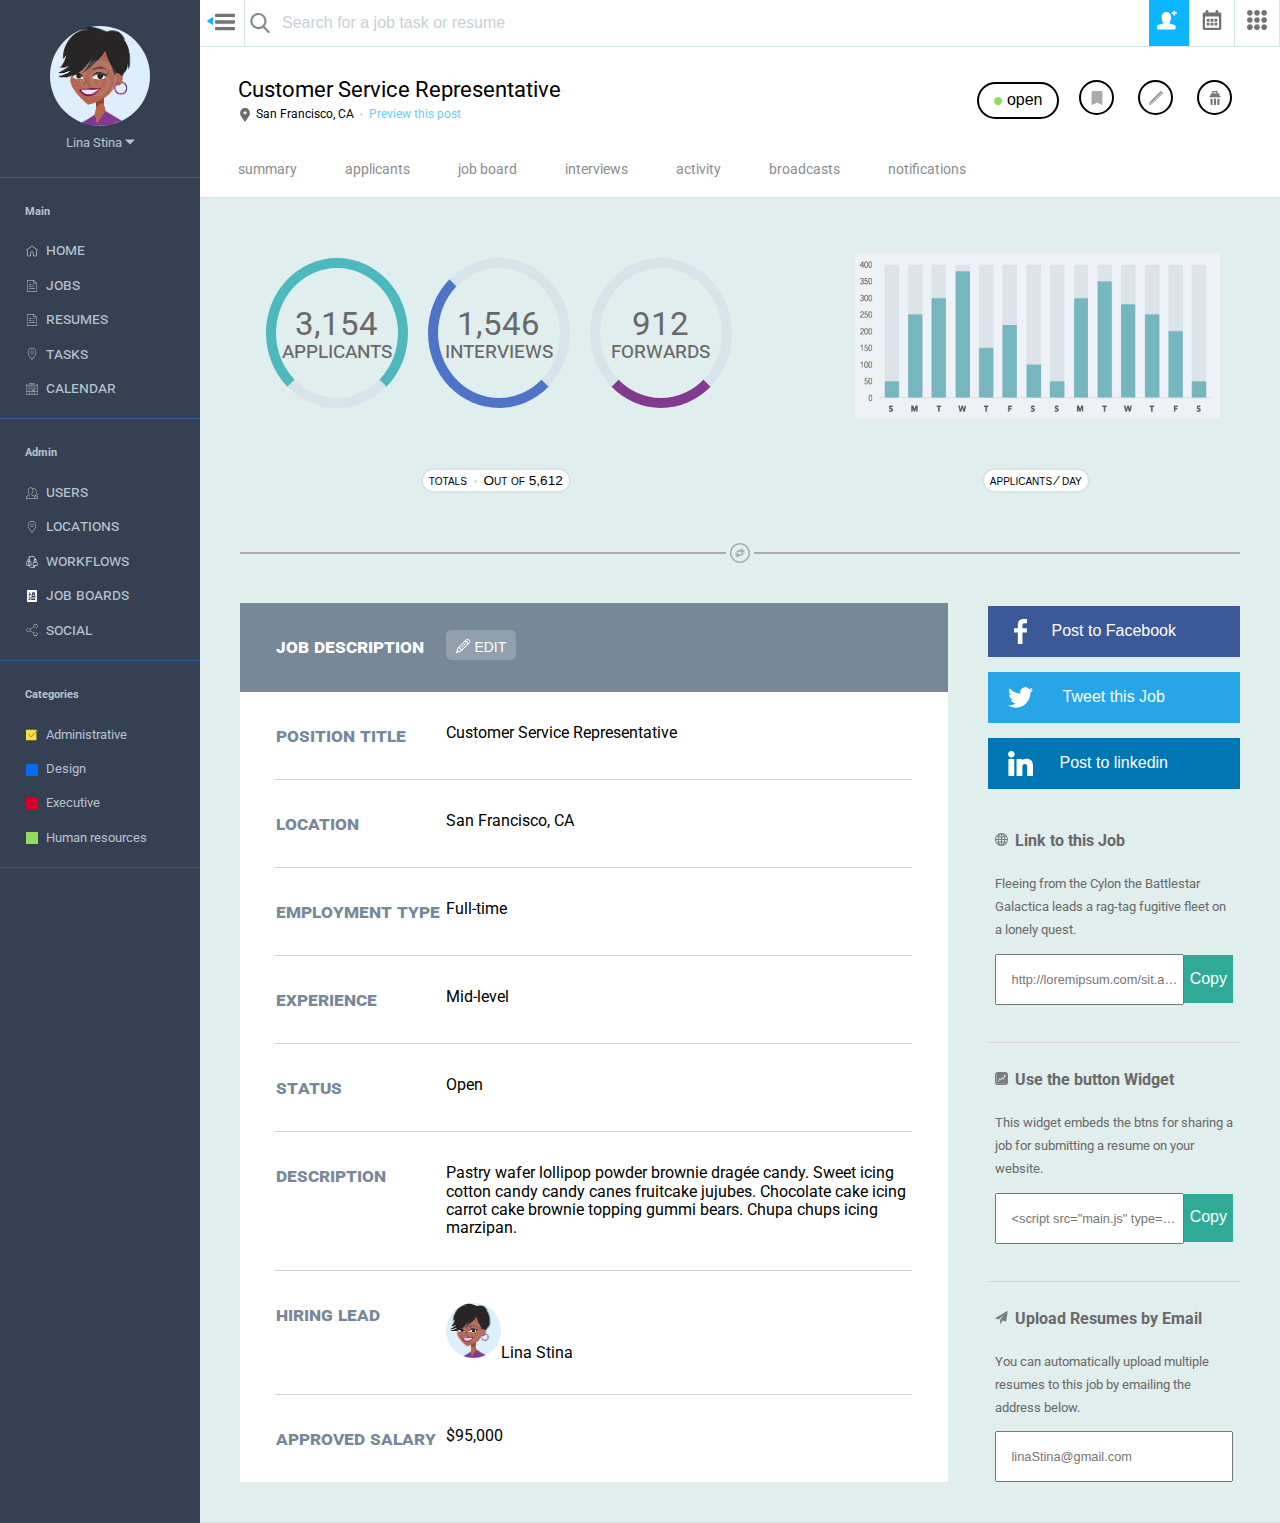
<file: index.html>
<!Doctype html>
<head>
  <title>KG Static Comp 3</title>
  <meta charset="utf-8" />
  <meta name="viewport" content="width=device-width, initial-scale=1" />
  <link href="normalize.css" rel="stylesheet" type="text/css" />
  <link href="main.css" rel="stylesheet" type="text/css" />
  <link href="https://fonts.googleapis.com/css?family=Roboto:400,700" rel="stylesheet">
</head>
<body id="wrapper">
    <aside>
      <section id="avatar-section">
        <figure>
          <img src="images/avatar.jpeg" class="lg-avatar" alt="avatar image" />
          <figcaption>Lina Stina<a id="avatar-link" href="#"><img src="images/down-arrow.svg" class="x-sm-icon"></a>
          </figcaption>
        </figure>
      </section><!--End Avatar Section-->
        <div id="aside-section1" class="aside-category-links">
          <h4>Main</h4>
          <ul>
            <li>
              <a href="#" class="aside-link"><img class="all-aside-icons" src="images/home.svg" alt="home icon">home</a>
            </li>
            <li>
              <a href="#" class="aside-link"><img class="all-aside-icons" src="images/jobs.svg" alt="jobs icon">jobs</a>
            </li>
            <li>
              <a href="#" class="aside-link"><img class="all-aside-icons" src="images/jobs.svg" alt="resumes icon">resumes</a>
            </li>
            <li>
              <a href="#" class="aside-link"><img class="all-aside-icons" src="images/ice-blue-task.svg" alt="task icon">tasks</a>
            </li>
            <li>
              <a href="#" class="aside-link"><img class="all-aside-icons" src="images/calendar.svg" alt="calendar icon">calendar</a>
            </li>
          </ul>
        </div>
        <div id="aside-section2" class="aside-category-links">
          <h4>Admin</h4>
          <ul>
            <li>
              <a href="#" class="aside-link"><img class="all-aside-icons" src="images/users.svg" alt="user icon" align="bottom">users</a>
            </li>
            <li>
              <a href="#" class="aside-link"><img class="all-aside-icons" src="images/ice-blue-task.svg" alt="location icon">locations</a>
            </li>
            <li>
              <a href="#" class="aside-link"><img class="all-aside-icons" src="images/workflow.svg" alt="workflow icon">workflows</a>
            </li>
            <li>
              <a href="#" class="aside-link"><img class="all-aside-icons" src="images/job-board.svg" alt="job board icon">job boards</a>
            </li>
            <li>
              <a href="#" class="aside-link"><img class="all-aside-icons aside-social" src="images/social.svg" alt="social icon">social</a>
            </li>
          </ul>
        </div>
        <div id="aside-section3" class="aside-category-links">
          <h4>Categories</h4>
          <ul>
            <li>
              <a href="#" class="aside-reg-caps"><img class="all-aside-icons" src="images/yellow-sq.svg" alt="yellow square">Administrative</a>
            </li>
            <li>
              <a href="#" class="aside-reg-caps"><img class="all-aside-icons" src="images/blue-sq.svg" alt="blue square">Design</a>
            </li>
            <li>
              <a href="#" class="aside-reg-caps"><img class="all-aside-icons" src="images/red-sq.svg" alt="red square">Executive</a>
            </li>
            <li>
              <a href="#" class="aside-reg-caps"><img class="all-aside-icons" src="images/green-sq.svg" alt="green square">Human resources</a>
            </li>
          </ul>
        </div>
    </aside>
    <main>
      <nav id="primary-nav">
        <div class="all-primary-nav-boxes primary-nav-box1" role="contains blue arrow to indicate more">
          <a href="#"><img src="images/blue-triangle.svg" alt="blue triangle indicating more" class="blue-arrow-indicating-more"/></a>
          <a href="#"><svg xmlns="http://www.w3.org/2000/svg" xmlns:xlink="http://www.w3.org/1999/xlink" version="1.1" viewBox="0 0 24 24" enable-background="new 0 0 24 24" width="20px" height="20px">
            <g>
              <path d="M24,3c0-0.6-0.4-1-1-1H1C0.4,2,0,2.4,0,3v2c0,0.6,0.4,1,1,1h22c0.6,0,1-0.4,1-1V3z" fill="#737373" class="svg-hover"/>
              <path d="M24,11c0-0.6-0.4-1-1-1H1c-0.6,0-1,0.4-1,1v2c0,0.6,0.4,1,1,1h22c0.6,0,1-0.4,1-1V11z" fill="#737373" class="svg-hover"/>
              <path d="M24,19c0-0.6-0.4-1-1-1H1c-0.6,0-1,0.4-1,1v2c0,0.6,0.4,1,1,1h22c0.6,0,1-0.4,1-1V19z" fill="#737373" class="svg-hover"/>
            </g>
          </svg>
          </a>
        </div>
        <div class="all-primary-nav-boxes primary-nav-box2" role="search field">
          <input class="nav-input-field" type="text" placeholder="Search for a job task or resume" />
        </div>
        <div class="all-primary-nav-boxes primary-nav-box3" role="main-nav">
          <?xml version="1.0" encoding="iso-8859-1"?>
          <!-- Generator: Adobe Illustrator 16.0.0, SVG Export Plug-In . SVG Version: 6.00 Build 0)  -->
          <!DOCTYPE svg PUBLIC "-//W3C//DTD SVG 1.1//EN" "http://www.w3.org/Graphics/SVG/1.1/DTD/svg11.dtd">
        <a href="#"><svg xmlns="http://www.w3.org/2000/svg" xmlns:xlink="http://www.w3.org/1999/xlink" version="1.1" id="Capa_1" x="0px" y="0px" width="20px" height="20px" viewBox="0 0 37.644 37.644" style="enable-background:new 0 0 37.644 37.644;" xml:space="preserve">
          <g>
          	<path d="M37.644,5.957c0,0.829-0.672,1.5-1.5,1.5h-2.118v2.119c0,0.829-0.672,1.5-1.5,1.5s-1.5-0.671-1.5-1.5V7.457h-2.119   c-0.828,0-1.5-0.671-1.5-1.5c0-0.829,0.672-1.5,1.5-1.5h2.119V2.339c0-0.829,0.672-1.5,1.5-1.5s1.5,0.671,1.5,1.5v2.118h2.118   C36.972,4.457,37.644,5.129,37.644,5.957z M33.246,28.093l-10.557-3.299c2.28-2.717,3.668-7.024,3.668-11.055   C26.357,7.64,22.88,3.7,17.502,3.7c-5.38,0-8.857,3.94-8.857,10.039c0,4.03,1.387,8.338,3.669,11.055L1.756,28.093   C0.711,28.419,0,29.384,0,30.48v3.824c0,1.383,1.119,2.5,2.5,2.5h30.002c1.381,0,2.5-1.117,2.5-2.5V30.48   C35.002,29.386,34.291,28.42,33.246,28.093z" fill="#FFFFFF" class="svg-hover"/>
          </g>
          </svg>
        </a>
        </div>
        <div class="all-primary-nav-boxes primary-nav-box4" role="main-nav">
          <a href="#"><?xml version="1.0" encoding="iso-8859-1"?>
          <!-- Generator: Adobe Illustrator 16.0.0, SVG Export Plug-In . SVG Version: 6.00 Build 0)  -->
          <!DOCTYPE svg PUBLIC "-//W3C//DTD SVG 1.1//EN" "http://www.w3.org/Graphics/SVG/1.1/DTD/svg11.dtd">
          <svg xmlns="http://www.w3.org/2000/svg" xmlns:xlink="http://www.w3.org/1999/xlink" version="1.1" id="Capa_1" x="0px" y="0px" width="20px" height="20px" viewBox="0 0 361.77 361.77" style="enable-background:new 0 0 361.77 361.77;" xml:space="preserve">
          <g>
          	<g>
          		<g>
          			<path d="M323.885,43.77h-27.5V25c0-13.807-11.193-25-25-25h-1c-13.807,0-25,11.193-25,25v18.77h-129V25c0-13.807-11.193-25-25-25     h-1c-13.807,0-25,11.193-25,25v18.77h-27.5c-13.807,0-25,11.193-25,25v268c0,13.809,11.193,25,25,25h286     c13.807,0,25-11.191,25-25v-268C348.885,54.963,337.691,43.77,323.885,43.77z M306.885,322.27h-252v-203h252V322.27z" fill="#737373" class="svg-hover"/>
          			<path d="M89.136,211.134h43.498c2.209,0,4-1.791,4-4v-43.498c0-2.209-1.791-4-4-4H89.136c-2.209,0-4,1.791-4,4v43.498     C85.136,209.343,86.927,211.134,89.136,211.134z" fill="#737373" class="svg-hover"/>
          			<path d="M159.136,211.134h43.498c2.209,0,4-1.791,4-4v-43.498c0-2.209-1.791-4-4-4h-43.498c-2.209,0-4,1.791-4,4v43.498     C155.136,209.343,156.927,211.134,159.136,211.134z" fill="#737373" class="svg-hover"/>
          			<path d="M229.136,211.134h43.498c2.209,0,4-1.791,4-4v-43.498c0-2.209-1.791-4-4-4h-43.498c-2.209,0-4,1.791-4,4v43.498     C225.136,209.343,226.927,211.134,229.136,211.134z" fill="#737373" class="svg-hover"/>
          			<path d="M89.136,281.134h43.498c2.209,0,4-1.791,4-4v-43.498c0-2.209-1.791-4-4-4H89.136c-2.209,0-4,1.791-4,4v43.498     C85.136,279.343,86.927,281.134,89.136,281.134z" fill="#737373" class="svg-hover"/>
          			<path d="M159.136,281.134h43.498c2.209,0,4-1.791,4-4v-43.498c0-2.209-1.791-4-4-4h-43.498c-2.209,0-4,1.791-4,4v43.498     C155.136,279.343,156.927,281.134,159.136,281.134z" fill="#737373" class="svg-hover"/>
          			<path d="M229.136,281.134h43.498c2.209,0,4-1.791,4-4v-43.498c0-2.209-1.791-4-4-4h-43.498c-2.209,0-4,1.791-4,4v43.498     C225.136,279.343,226.927,281.134,229.136,281.134z" fill="#737373" class="svg-hover"/>
          		</g>
          	</g>
          </g>
        </svg>
        </a>
        </div>
        <div class="all-primary-nav-boxes primary-nav-box5" role="main-nav">
          <a href="#"><?xml version="1.0" encoding="iso-8859-1"?>
          <!-- Generator: Adobe Illustrator 19.0.0, SVG Export Plug-In . SVG Version: 6.00 Build 0)  -->
          <svg xmlns="http://www.w3.org/2000/svg" xmlns:xlink="http://www.w3.org/1999/xlink" version="1.1" id="Capa_1" x="0px" y="0px" viewBox="0 0 56 56" style="enable-background:new 0 0 56 56;" xml:space="preserve" width="20px" height="20px">
          <g>
          	<path d="M8,40c-4.411,0-8,3.589-8,8s3.589,8,8,8s8-3.589,8-8S12.411,40,8,40z" fill="#737373" class="svg-hover"/>
          	<path d="M28,40c-4.411,0-8,3.589-8,8s3.589,8,8,8s8-3.589,8-8S32.411,40,28,40z" fill="#737373" class="svg-hover"/>
          	<path d="M48,40c-4.411,0-8,3.589-8,8s3.589,8,8,8s8-3.589,8-8S52.411,40,48,40z" fill="#737373" class="svg-hover"/>
          	<path d="M8,20c-4.411,0-8,3.589-8,8s3.589,8,8,8s8-3.589,8-8S12.411,20,8,20z" fill="#737373" class="svg-hover"/>
          	<path d="M28,20c-4.411,0-8,3.589-8,8s3.589,8,8,8s8-3.589,8-8S32.411,20,28,20z" fill="#737373" class="svg-hover"/>
          	<path d="M48,20c-4.411,0-8,3.589-8,8s3.589,8,8,8s8-3.589,8-8S52.411,20,48,20z" fill="#737373" class="svg-hover"/>
          	<path d="M8,0C3.589,0,0,3.589,0,8s3.589,8,8,8s8-3.589,8-8S12.411,0,8,0z" fill="#737373" class="svg-hover"/>
          	<path d="M28,0c-4.411,0-8,3.589-8,8s3.589,8,8,8s8-3.589,8-8S32.411,0,28,0z" fill="#737373" class="svg-hover"/>
          	<path d="M48,16c4.411,0,8-3.589,8-8s-3.589-8-8-8s-8,3.589-8,8S43.589,16,48,16z" fill="#737373" class="svg-hover"/>
          </g>
          </svg>
          </a>
        </div>
      </nav><!--End Nav-->
      <section id="job-title-section">
        <div class="job-title-header-section" role="job title section">
          <div class="inner-job-title-box" role="">
            <h1>Customer Service Representative</h1>
            <p class="job-title-location-para"><img src="images/location0.svg" class="location-sm-icon sm-icon" />San Francisco, CA <img src="images/circle-gray.svg" class="x-sm-dot-icon" /> <span><a href="#" class="job-title-location-blue-txt">Preview this post</a></span></p>
          </div>
          <section class="job-title-section-sub-nav">
            <button class="job-title-oblong-btn all-four-job-title-nav-btns"><img src="images/green-circle.svg" class="green-dot-icon">open</buton>
            <button class="job-title-section-sub-nav-btn all-four-job-title-nav-btns">
              <?xml version="1.0" encoding="iso-8859-1"?>
              <!-- Generator: Adobe Illustrator 16.0.0, SVG Export Plug-In . SVG Version: 6.00 Build 0)  -->
              <!DOCTYPE svg PUBLIC "-//W3C//DTD SVG 1.1//EN" "http://www.w3.org/Graphics/SVG/1.1/DTD/svg11.dtd">
              <svg xmlns="http://www.w3.org/2000/svg" xmlns:xlink="http://www.w3.org/1999/xlink" version="1.1" id="Capa_1" x="0px" y="0px" width="14px" height="14px" viewBox="0 0 459 459" style="enable-background:new 0 0 459 459;" xml:space="preserve">
              <g>
              	<g id="bookmark">
              		<path d="M357,0H102C73.95,0,51,22.95,51,51v408l178.5-76.5L408,459V51C408,22.95,385.05,0,357,0z" fill="#a9aaab" class="svg-hover"/>
              	</g>
              </g>
              </svg>
            </button>
            <button class="job-title-section-sub-nav-btn all-four-job-title-nav-btns">
              <?xml version="1.0" encoding="iso-8859-1"?>
              <!-- Generator: Adobe Illustrator 19.1.0, SVG Export Plug-In . SVG Version: 6.00 Build 0)  -->
              <svg xmlns="http://www.w3.org/2000/svg" xmlns:xlink="http://www.w3.org/1999/xlink" version="1.1" id="Capa_1" x="0px" y="0px" viewBox="0 0 493.638 493.638" style="enable-background:new 0 0 493.638 493.638;" xml:space="preserve" width="14px" height="14px">
              <g>
              	<g>
              		<g>
              			<polygon points="427.092,118.538 99.89,445.738 90.239,436.086 417.439,108.885 358.708,50.154      31.376,377.481 116.022,462.13 443.351,134.798    " fill="#999c9e" class="svg-hover"/>
              			<path d="M492.627,85.523c-10.064,23.448-43.053,43.053-43.053,43.053l-84.646-84.644     c0,0,27.29-33.513,43.054-43.053S502.692,62.074,492.627,85.523z" fill="#999c9e" class="svg-hover"/>
              			<polygon points="110.059,468.088 0.127,493.638 25.413,383.447    " fill="#999c9e" class="svg-hover"/>
              		</g>
              	</g>
              </svg>
            </button>
            <button class="job-title-section-sub-nav-btn all-four-job-title-nav-btns">
              <?xml version="1.0" encoding="iso-8859-1"?>
              <!-- Generator: Adobe Illustrator 19.0.0, SVG Export Plug-In . SVG Version: 6.00 Build 0)  -->
              <svg xmlns="http://www.w3.org/2000/svg" xmlns:xlink="http://www.w3.org/1999/xlink" version="1.1" id="Layer_1" x="0px" y="0px" viewBox="0 0 512 512" style="enable-background:new 0 0 512 512;" xml:space="preserve" width="14px" height="14px">
              <g>
              	<g>
              		<path d="M395.636,279.273h-23.273h-31.03v186.182v23.273V512h54.303c12.853,0,23.273-10.422,23.273-23.273V279.273H395.636z" fill="#747678" class="svg-hover"/>
              	</g>
              </g>
              <g>
              	<g>
              		<polygon points="217.212,279.273 217.212,465.455 217.212,488.727 217.212,512 294.788,512 294.788,488.727 294.788,465.455     294.788,279.273   " fill="#747678" class="svg-hover"/>
              	</g>
              </g>
              <g>
              	<g>
              		<path d="M139.636,279.273h-23.273H93.091v209.455c0,12.851,10.42,23.273,23.273,23.273h54.303v-23.273v-23.273V279.273H139.636z" fill="#747678" class="svg-hover"/>
              	</g>
              </g>
              <g>
              	<g>
              		<path d="M442.182,186.182h-23.273v-69.818c0-12.853-10.42-23.273-23.273-23.273h-38.788V23.273C356.849,10.42,346.429,0,333.576,0    H178.424c-12.853,0-23.273,10.42-23.273,23.273v69.818h-38.788c-12.853,0-23.273,10.42-23.273,23.273v69.818H69.818    c-12.853,0-23.273,10.418-23.273,23.273c0,12.851,10.42,23.273,23.273,23.273h23.273h23.273h23.273h31.03h46.545h77.576h46.545    h31.03h23.273h23.273h23.273c12.853,0,23.273-10.422,23.273-23.273C465.455,196.6,455.035,186.182,442.182,186.182z     M310.303,93.091H201.697V46.545h108.606V93.091z" fill="#747678" class="svg-hover"/>
              	</g>
              </g>
            </svg>
            </button>
          </section>
        </div>
        <nav class="job-title-section-bottom-nav">
          <a class="hidden-nav-btns nav1">summary</a>
          <a class="hidden-nav-btns nav2">applicants</a>
          <a class="hidden-nav-btns nav3">job board</a>
          <a class="hidden-nav-btns nav4">interviews</a>
          <a class="hidden-nav-btns nav5">activity</a>
          <a class="hidden-nav-btns nav6">broadcasts</a>
          <a class="hidden-nav-btns nav7">notifications</a>
          <a class="hidden-nav-btns nav-more">more<img src="images/down-arrow.svg" class="x-sm-icon" alt="down arrow icon"></a>
        </nav>
        <section id="mobile-view-nav">
          <a href="#"><img src="images/menu.svg" alt="menu icon" class="mobile-nav-btn"/></a>
          <a href="#"><img src="images/phone.svg" alt="phone icon" class="mobile-nav-btn"/></a>
          <a href="#"><img src="images/upload.svg" alt="upload icon" class="mobile-nav-btn"/></a>
        </section><!--End mobile-view-nav-->
      </section> <!--End Job Title Section-->
      <section id="graphs-section">
        <div id="circle-graph-and-txt" role="holds the circle graphs and their text">
          <div class="circle-graphs-section">
            <div class="circle-graphs circle-graph-1" role="holds circle one">
              <div class="circle-txt-group" role="text inside of circle">
                <h2>3,154</h2><h4 class="in-circle-sm-txt">applicants</h4>
              </div>
            </div>
            <div class="circle-graphs circle-graph-2" role="holds circle two">
              <div class="circle-txt-group" role="text inside of circle">
                <h2>1,546</h2><h4 class="in-circle-sm-txt">interviews</h4>
              </div>
            </div>
            <div class="circle-graphs circle-graph-3" role="holds third circle">
              <div class="circle-txt-group" role="text inside of circle">
                <h2>912</h2><h4 class="in-circle-sm-txt">forwards</h4>
              </div>
            </div>
          </div>
          <div class="graph-btn" role="">
            <button class="graph-btn-txt graph-txt"><span>totals <img src="images/circle-gray.svg" class="x-sm-dot-icon" /></span> Out of 5,612</button>
          </div>
        </div>
        <section id="bar-graph-and-txt">
          <div class="bar-graph-section" role="">
            <img src="images/bar-chart.png" class="bar-graph-img" />
          </div>
          <div class="graph-btn" role="">
            <button class="graph-btn-txt graph-txt">applicants &frasl; day</button>
          </div>
        </section>
      </section> <!--End Graphs-->
      <section class="bottom-line-with-image-divider">
        <span class="divider" role="">
            <img src="images/recycle-arrows.svg" class="divider-icon" alt="recycle icon"/>
        </span>
      </section><!--End divider-image-->
      <section id="resume-social-media-section">
       <div class="resume" role="contains resume">
          <table>
            <thead>
              <tr>
                <th class="th-font">job description</th>
                <th class="resume-edit-txt th-font">
                  <button class="resume-edit-btn"><img src="images/pencil.svg" class="sm-icon resume-pencil-icon       ">edit</button>
                </th>
              </tr>
            </thead>
            <tr>
              <th>position title</td>
                <td>Customer Service Representative</td>
            </tr>
            <tr>
              <th>location</td>
                <td>San Francisco, CA</td>
            </tr>
            <tr>
              <th>employment type</td>
                <td>Full-time</td>
            </tr>
            <tr>
              <th>experience</td>
                <td>Mid-level</td>
            </tr>
            <tr>
              <th>status</td>
                <td>Open</td>
            </tr>
            <tr>
              <th>description</td>
                <td>Pastry wafer lollipop powder brownie dragée candy. Sweet icing cotton candy candy canes fruitcake jujubes. Chocolate cake icing carrot cake brownie topping gummi bears. Chupa chups icing marzipan.</td>
            </tr>
            <tr>
              <th>hiring lead</td>
                <td><img src="images/avatar.jpeg" alt="avatar image" class="sm-avatar"><span>Lina Stina </span></td>
            </tr>
            <tr>
              <th>approved salary</td>
                <td>$95,000</td>
            </tr>
          </table>
        </div>
        <section id="social-section">
          <div class="btns-social" role="social media buttons section">
            <button class="social-media-btn facebook">Post to Facebook</button>
            <button class="social-media-btn twitter">Tweet this Job</button>
            <button class="social-media-btn linkedin">Post to linkedin</button>
          </div>
          <div id="social-widget-section">
            <article class="social-widget">
              <h4><img src="images/grid.svg" class="social-widget-icon-img" alt="upload icon"> Link to this Job</h4>
              <p>Fleeing from the Cylon the Battlestar Galactica leads a rag-tag fugitive fleet on a lonely quest. </p>
              <div class="widget-input-btn-div" role="textarea">
                <input class="social-widget-input" placeholder="http://loremipsum.com/sit.amet/123456/abc">
                <button class="input-copy-btn">Copy</button>
              </div>
            </article>
            <article class="social-widget">
              <h4><img src="images/widget-btn.svg" class="social-widget-icon-img" alt="widget icon"> Use the button Widget</h4>
              <p>This widget embeds the btns for sharing a job for submitting a resume on your website. </p>
              <div class="widget-input-btn-div" role="textarea">
                <input class="social-widget-input" placeholder='<script src="main.js" type="text/javascript">' />
                <button class="input-copy-btn">Copy</button>
              </div>
            </article>
            <article class="social-widget">
              <h4><img src="images/upload.svg" class="social-widget-icon-img" alt="upload icon"> Upload Resumes by Email</h4>
              <p>You can automatically upload multiple resumes to this job by emailing the address below.</p>
              <div class="widget-input-btn-div" role="textarea">
                <input class="social-widget-input social-widget-last-child-input" placeholder="linaStina@gmail.com">
              </div>
            </article>
          </div><!--End Social Widget Section-->
        </section><!--End Social Section-->
      </section><!--End Resume & Social Media Section-->
    </main><!--End Main-->
</body>
</html>
</file>
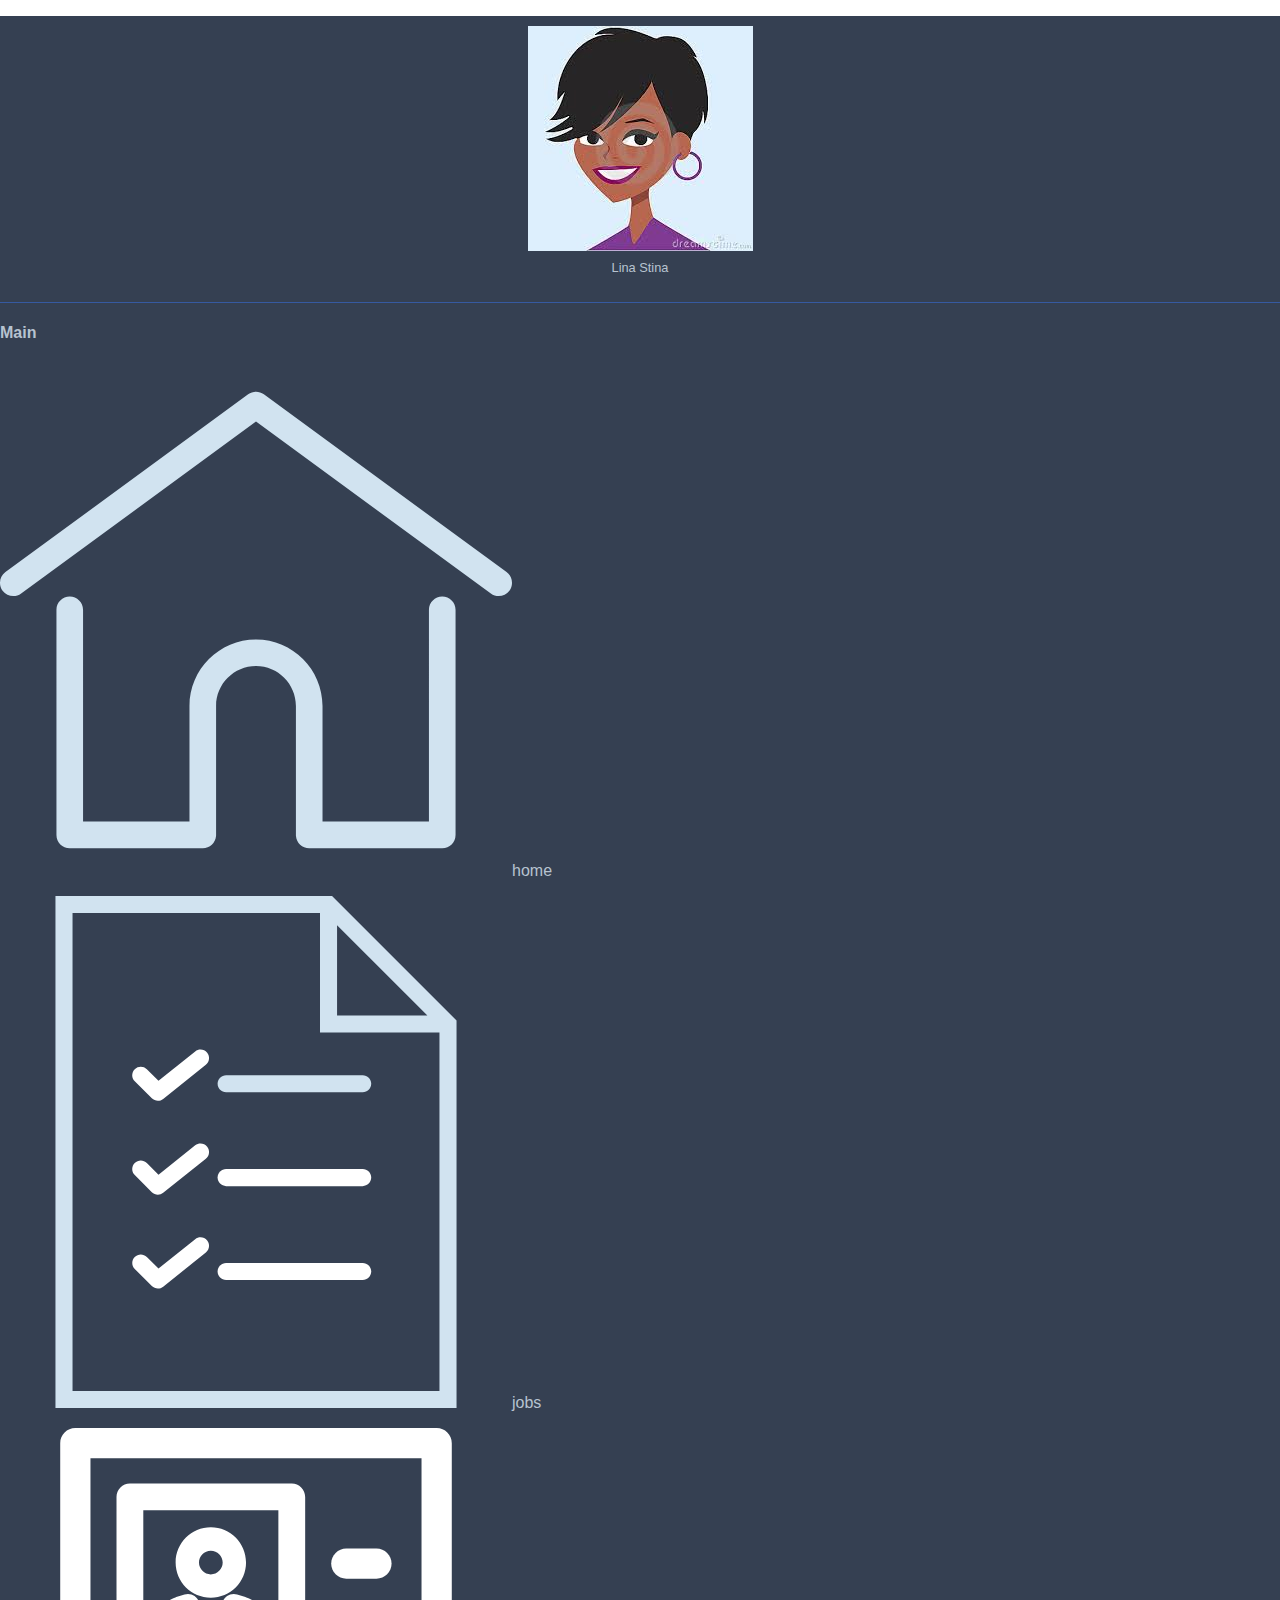
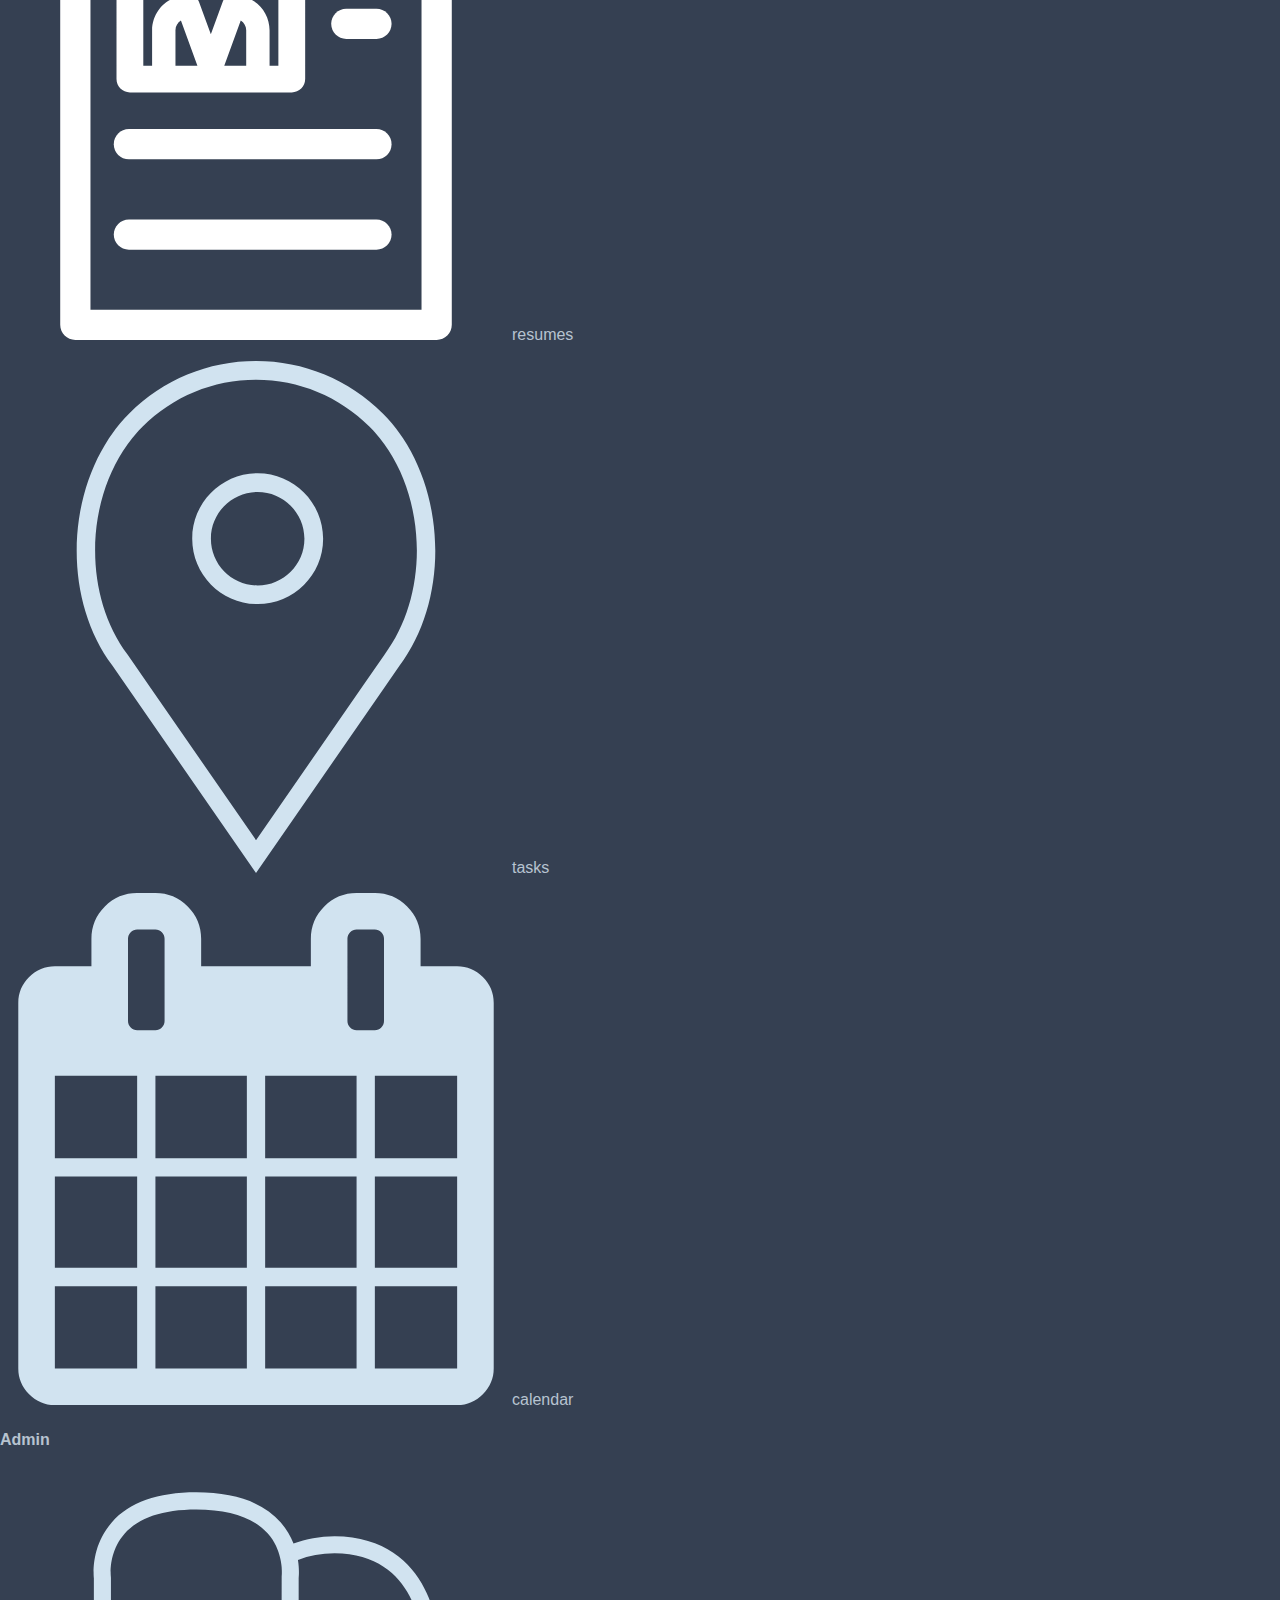
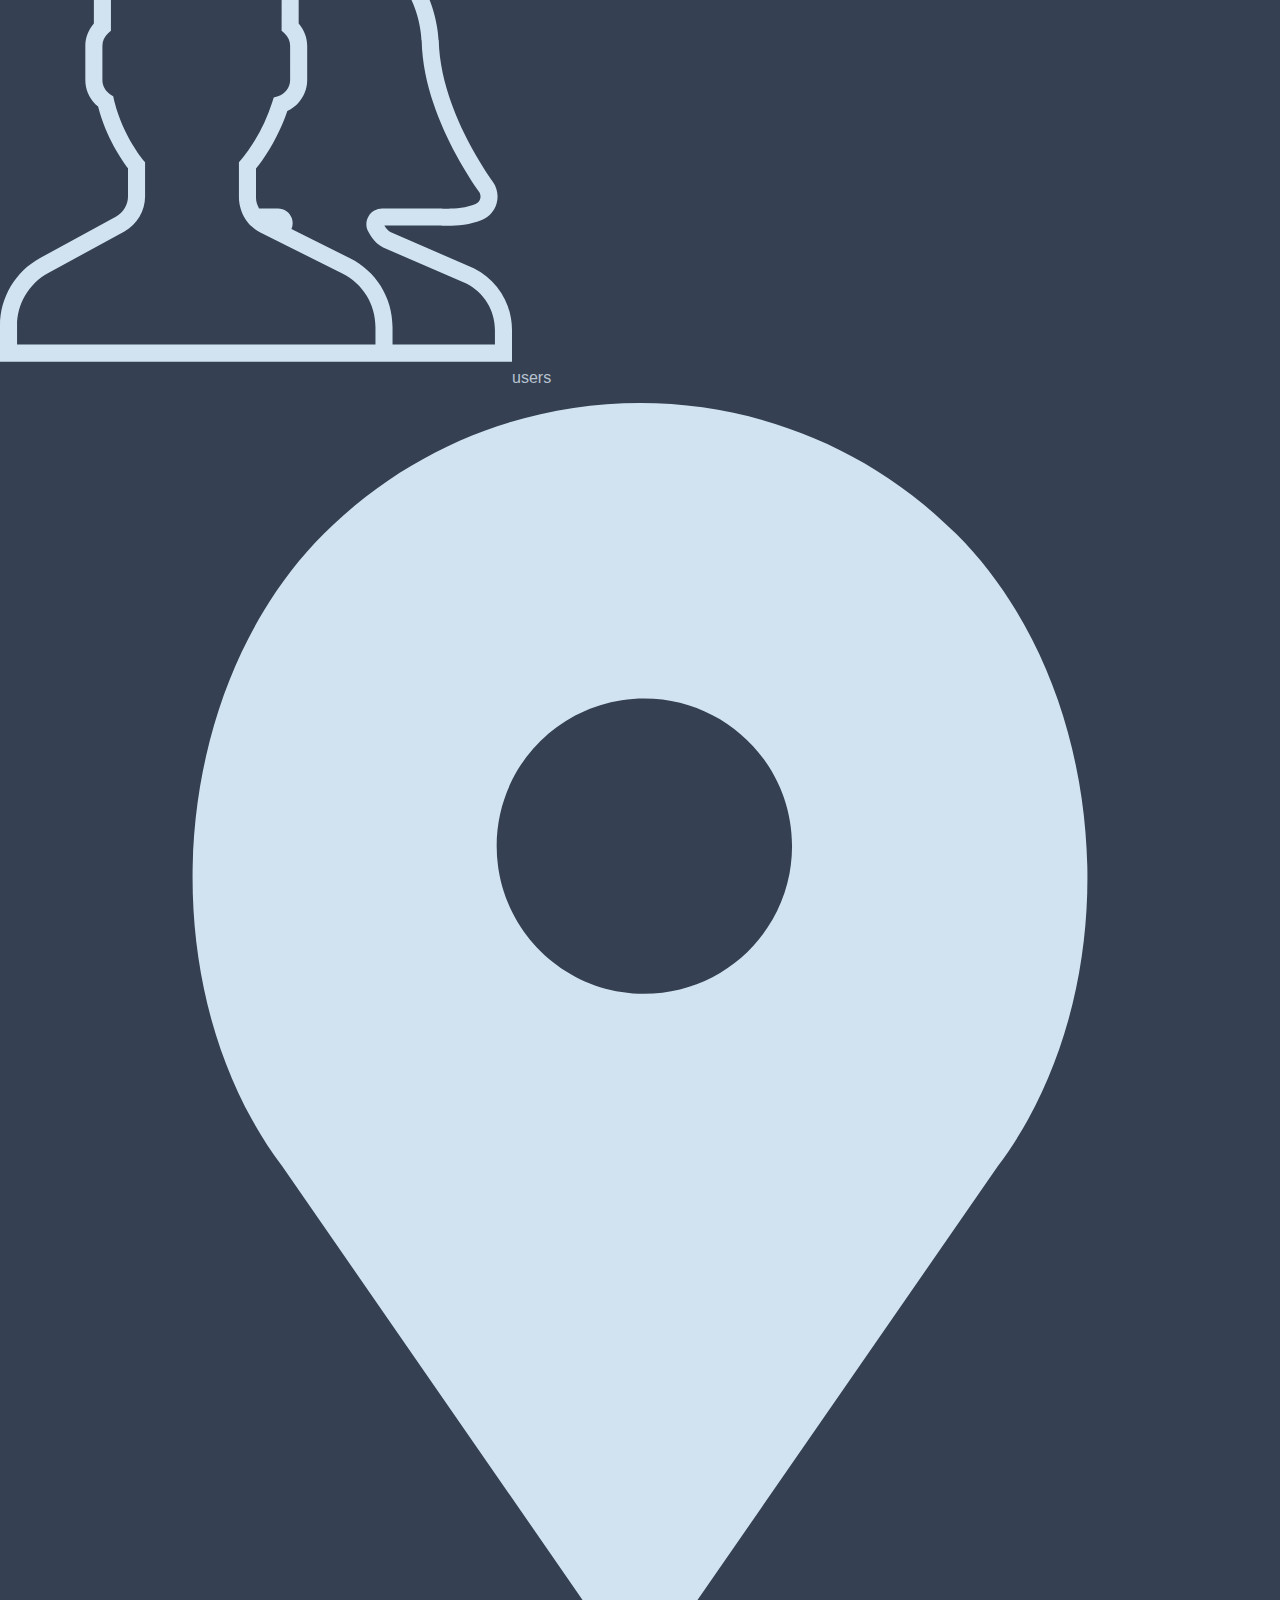
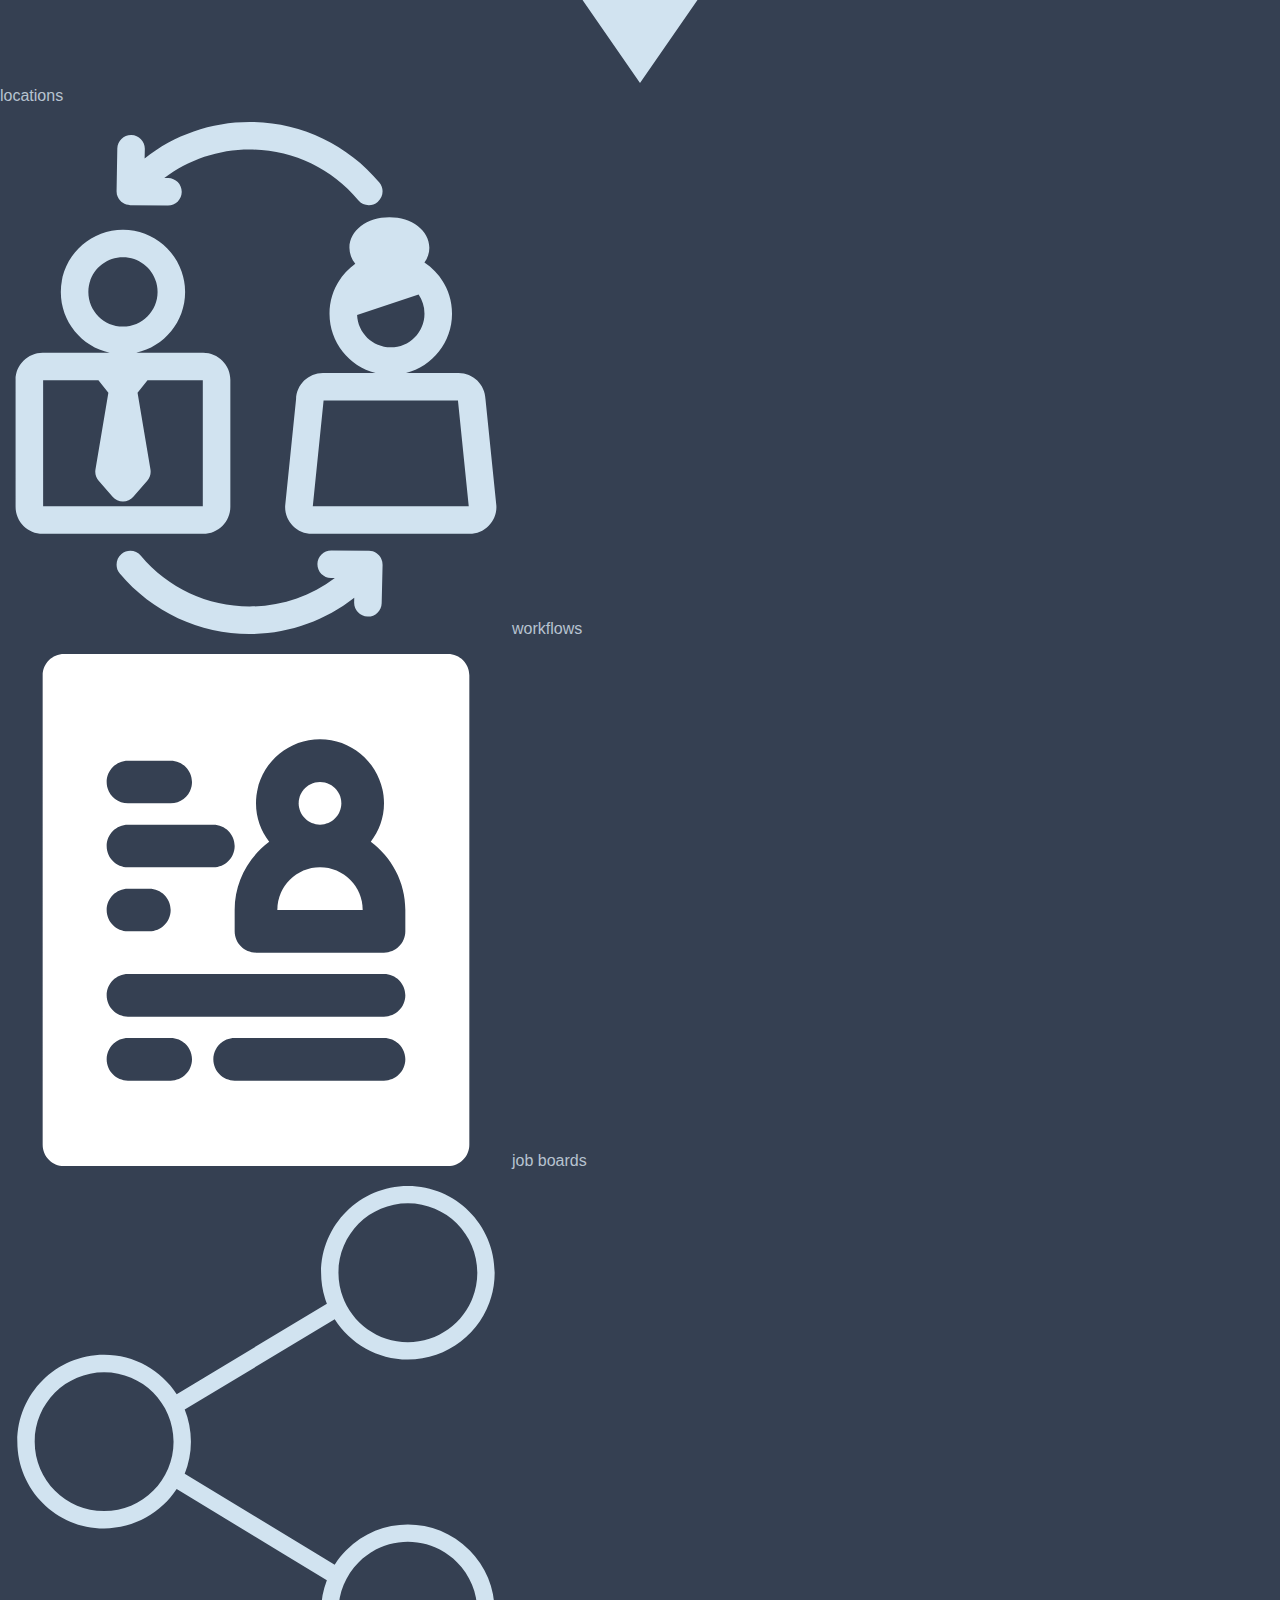
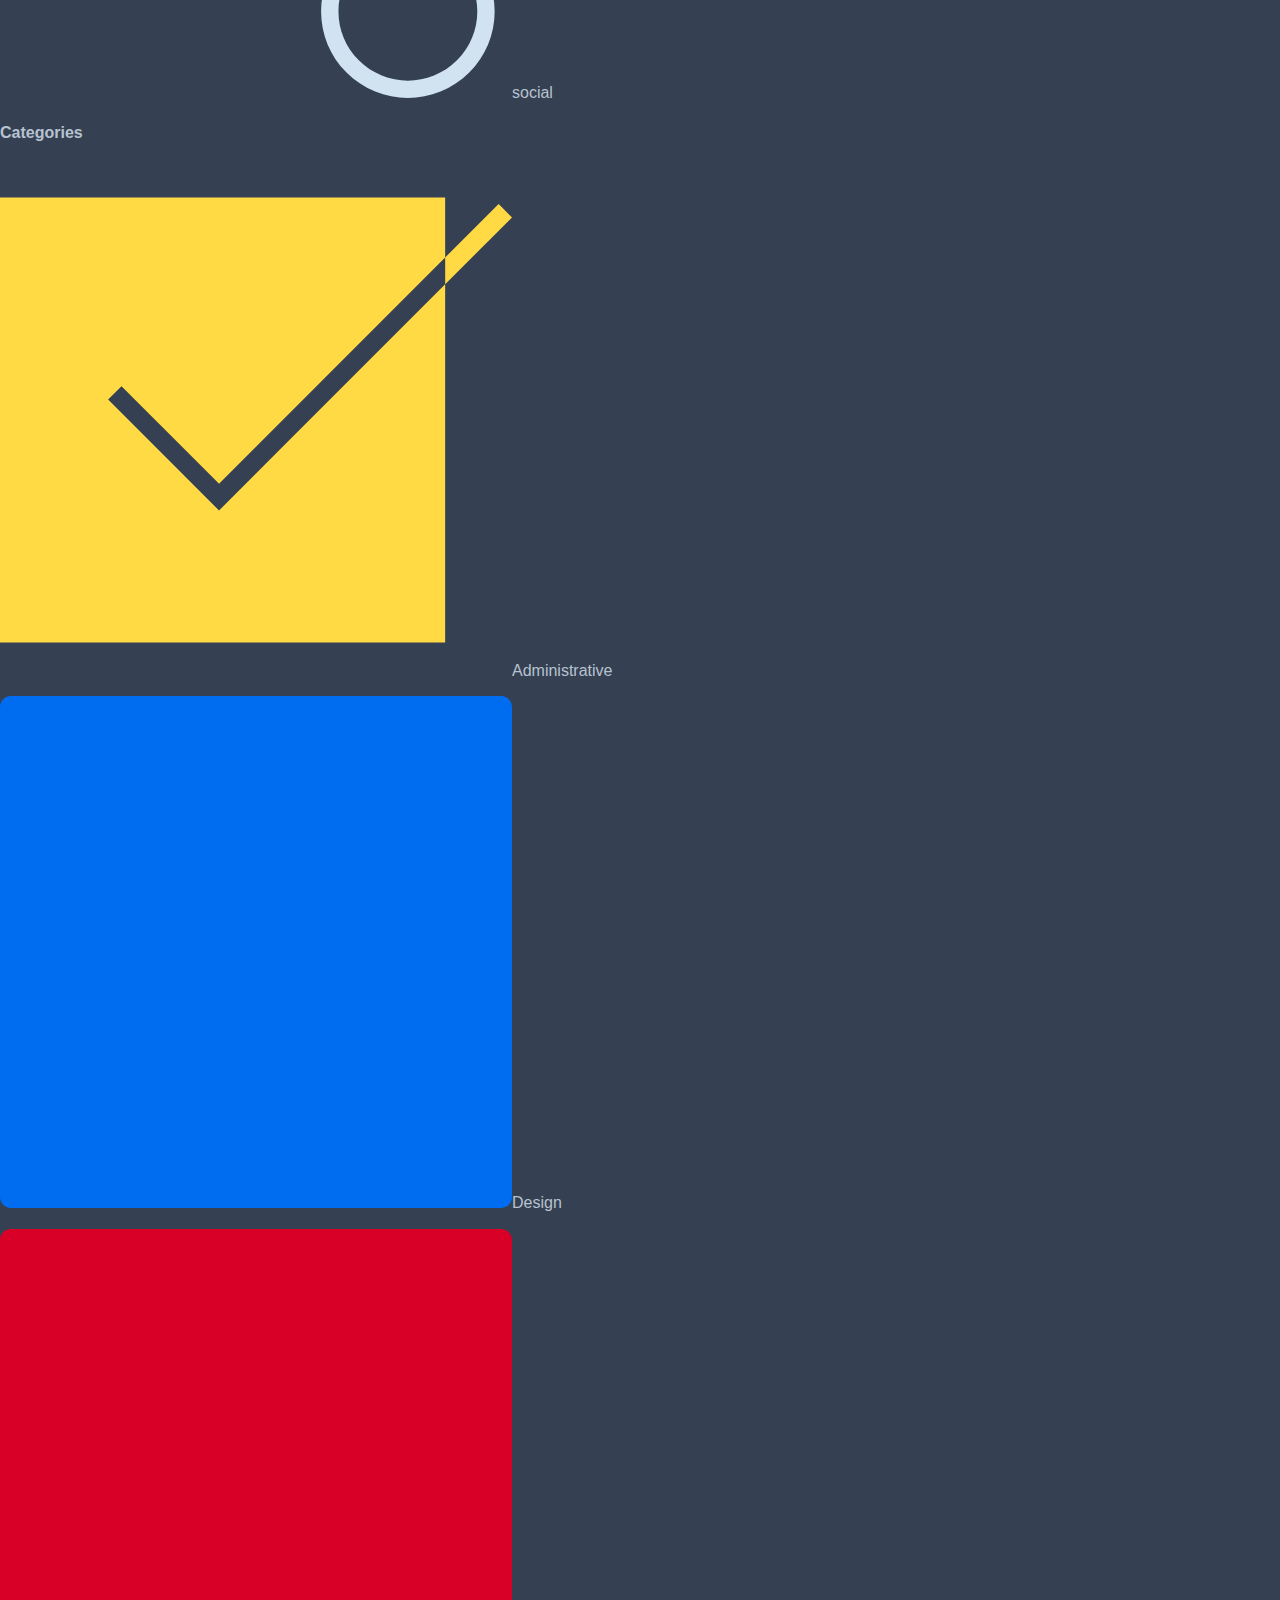
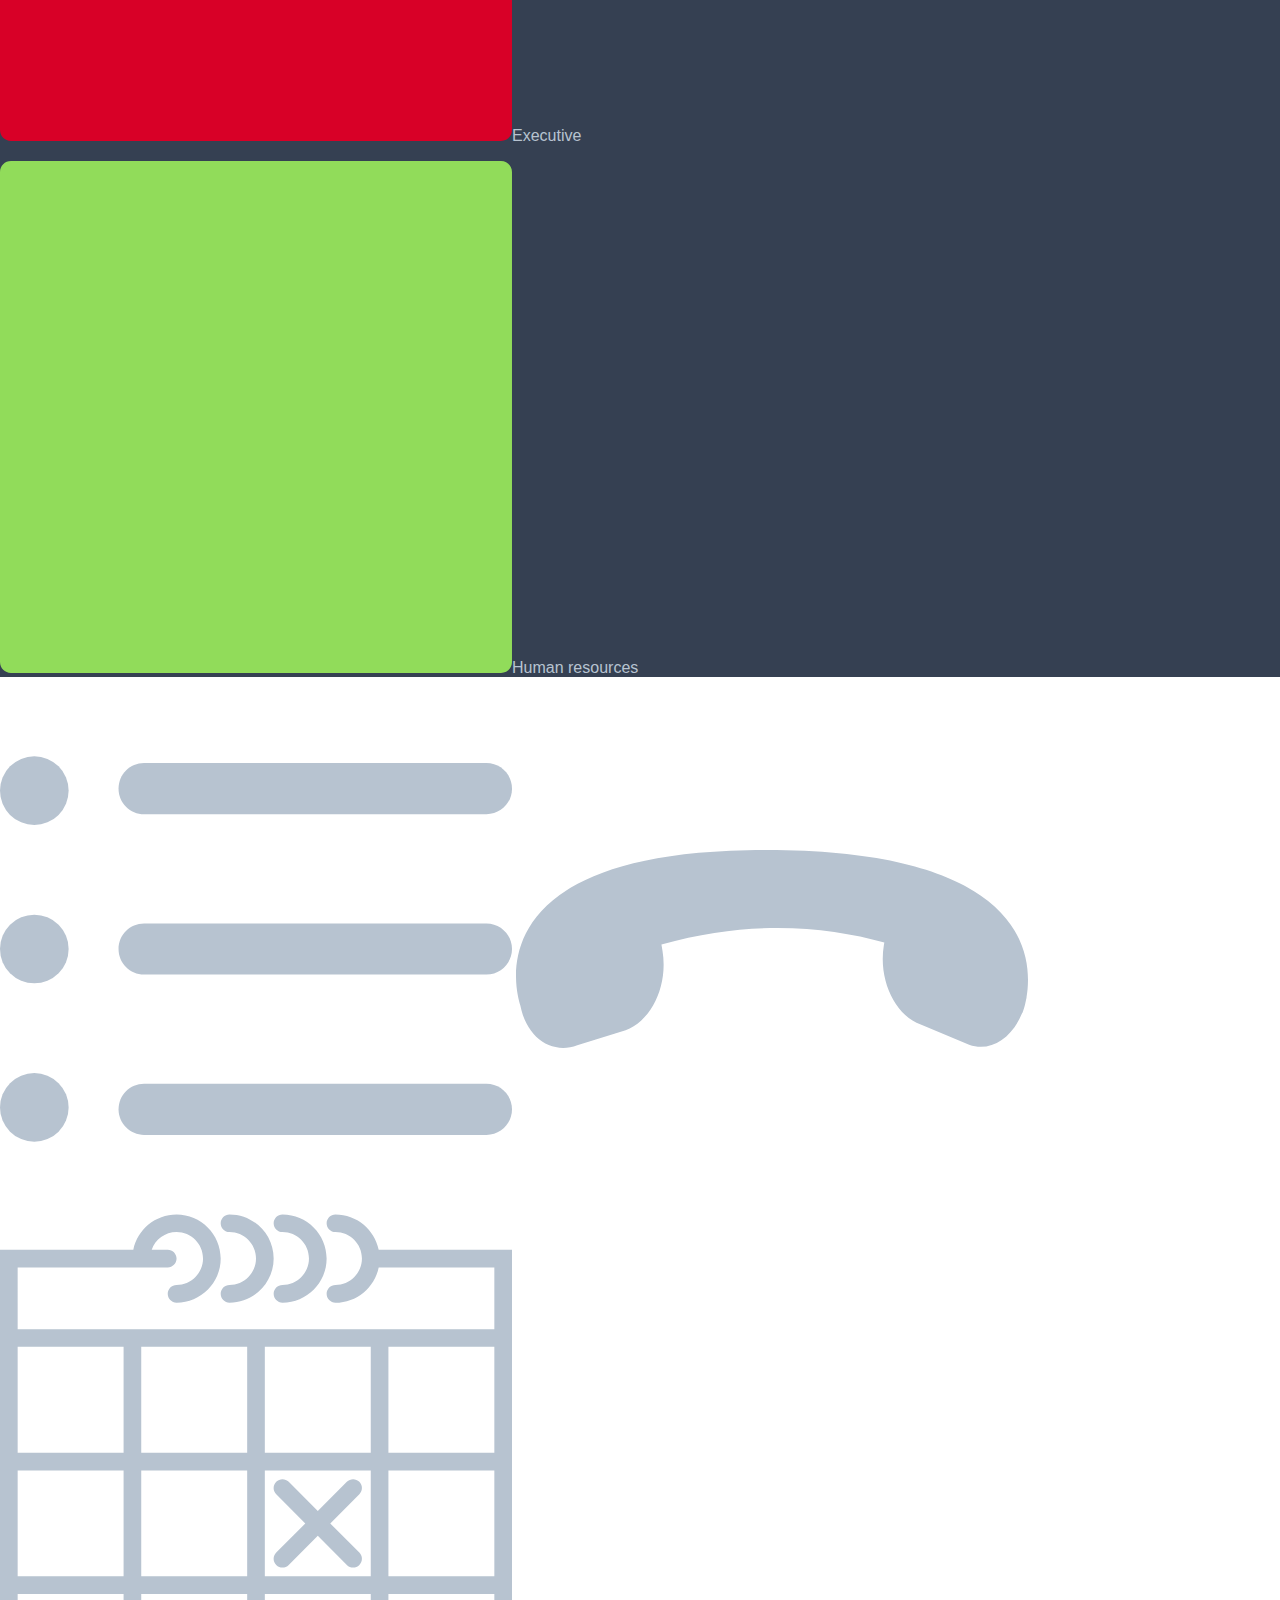
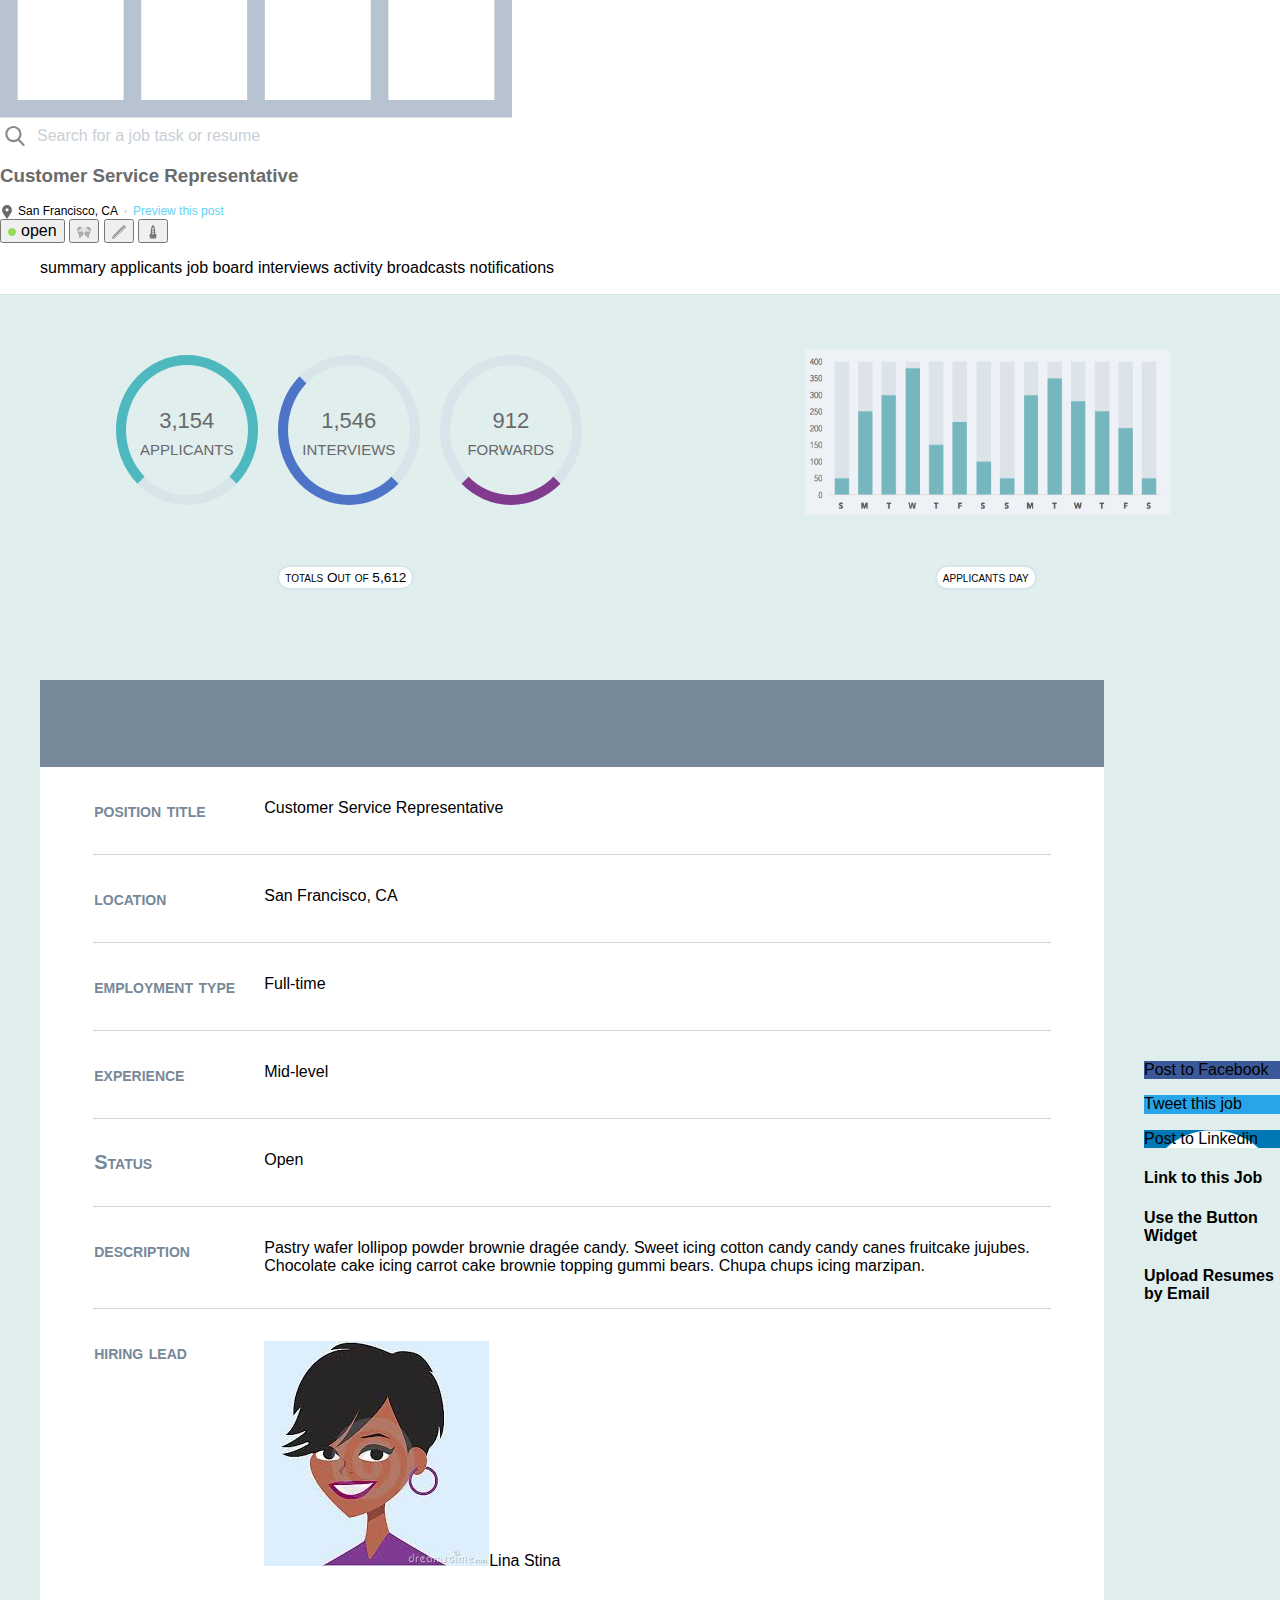
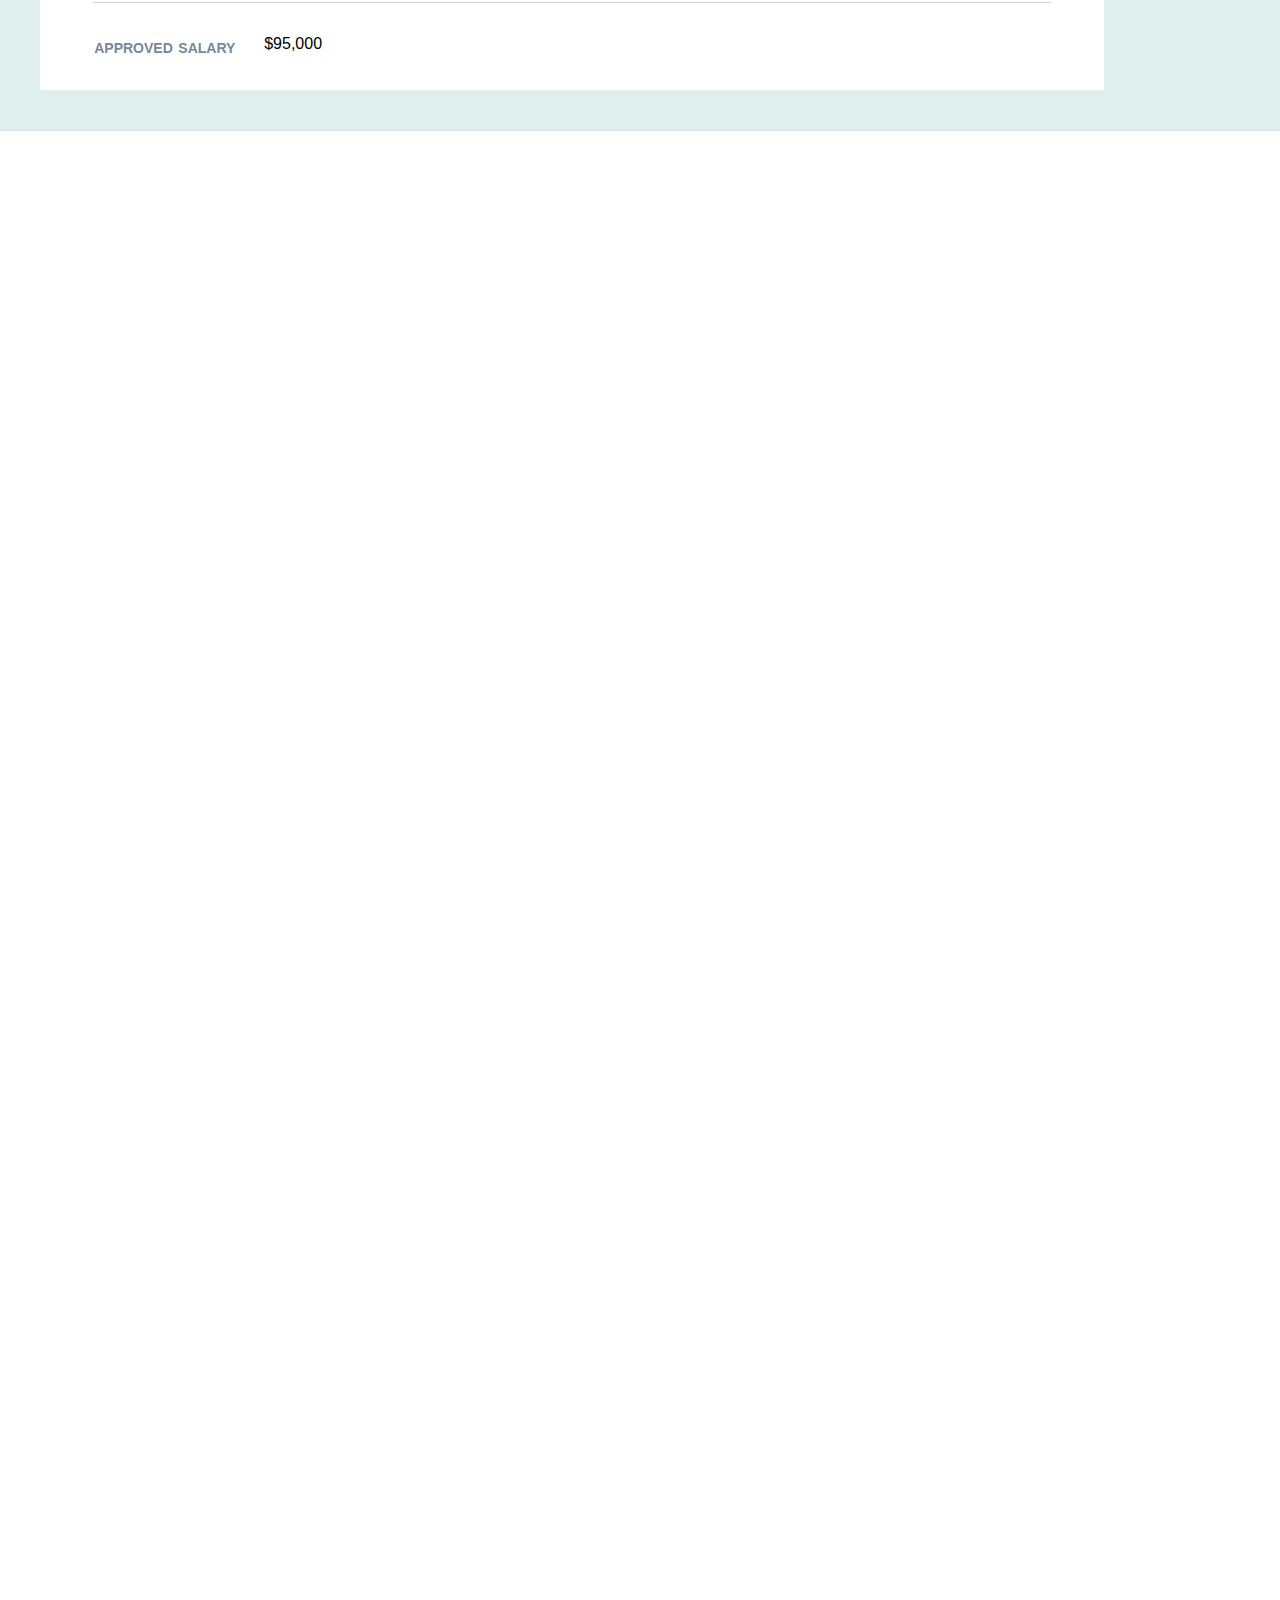
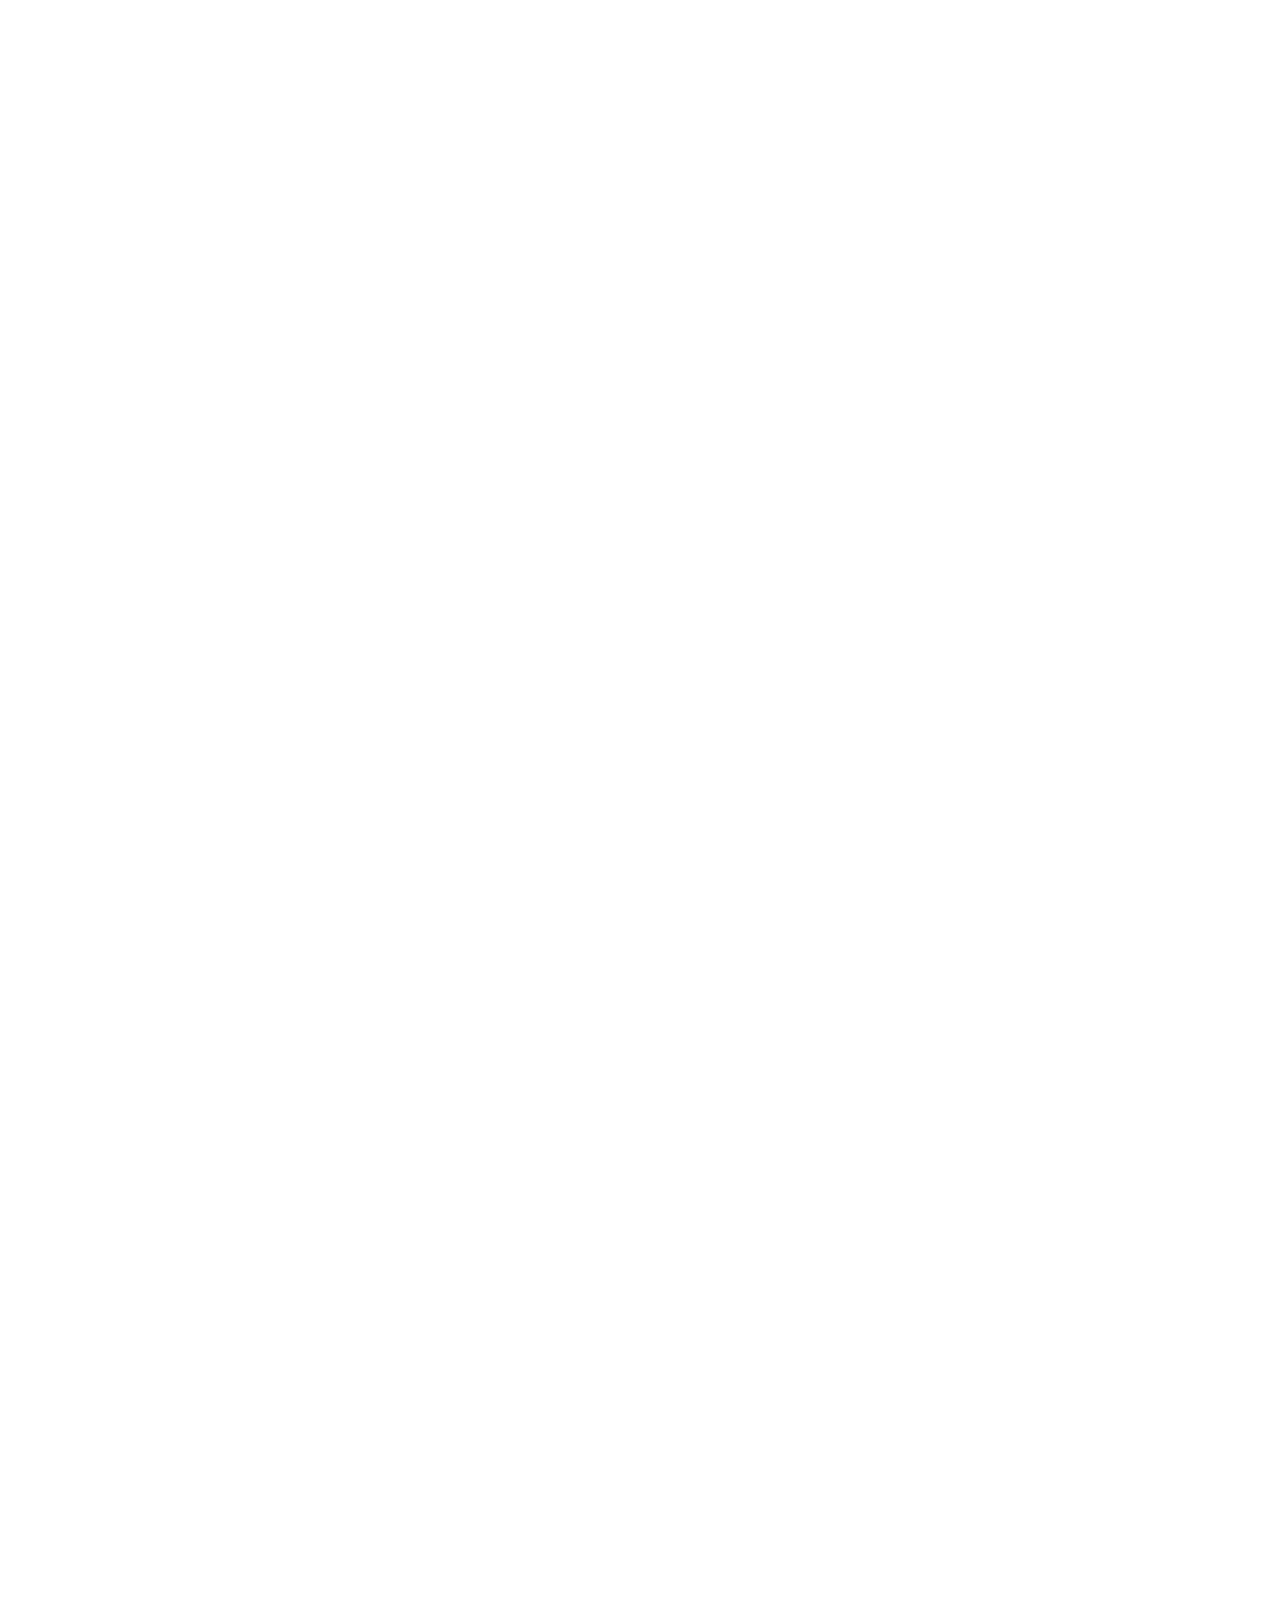
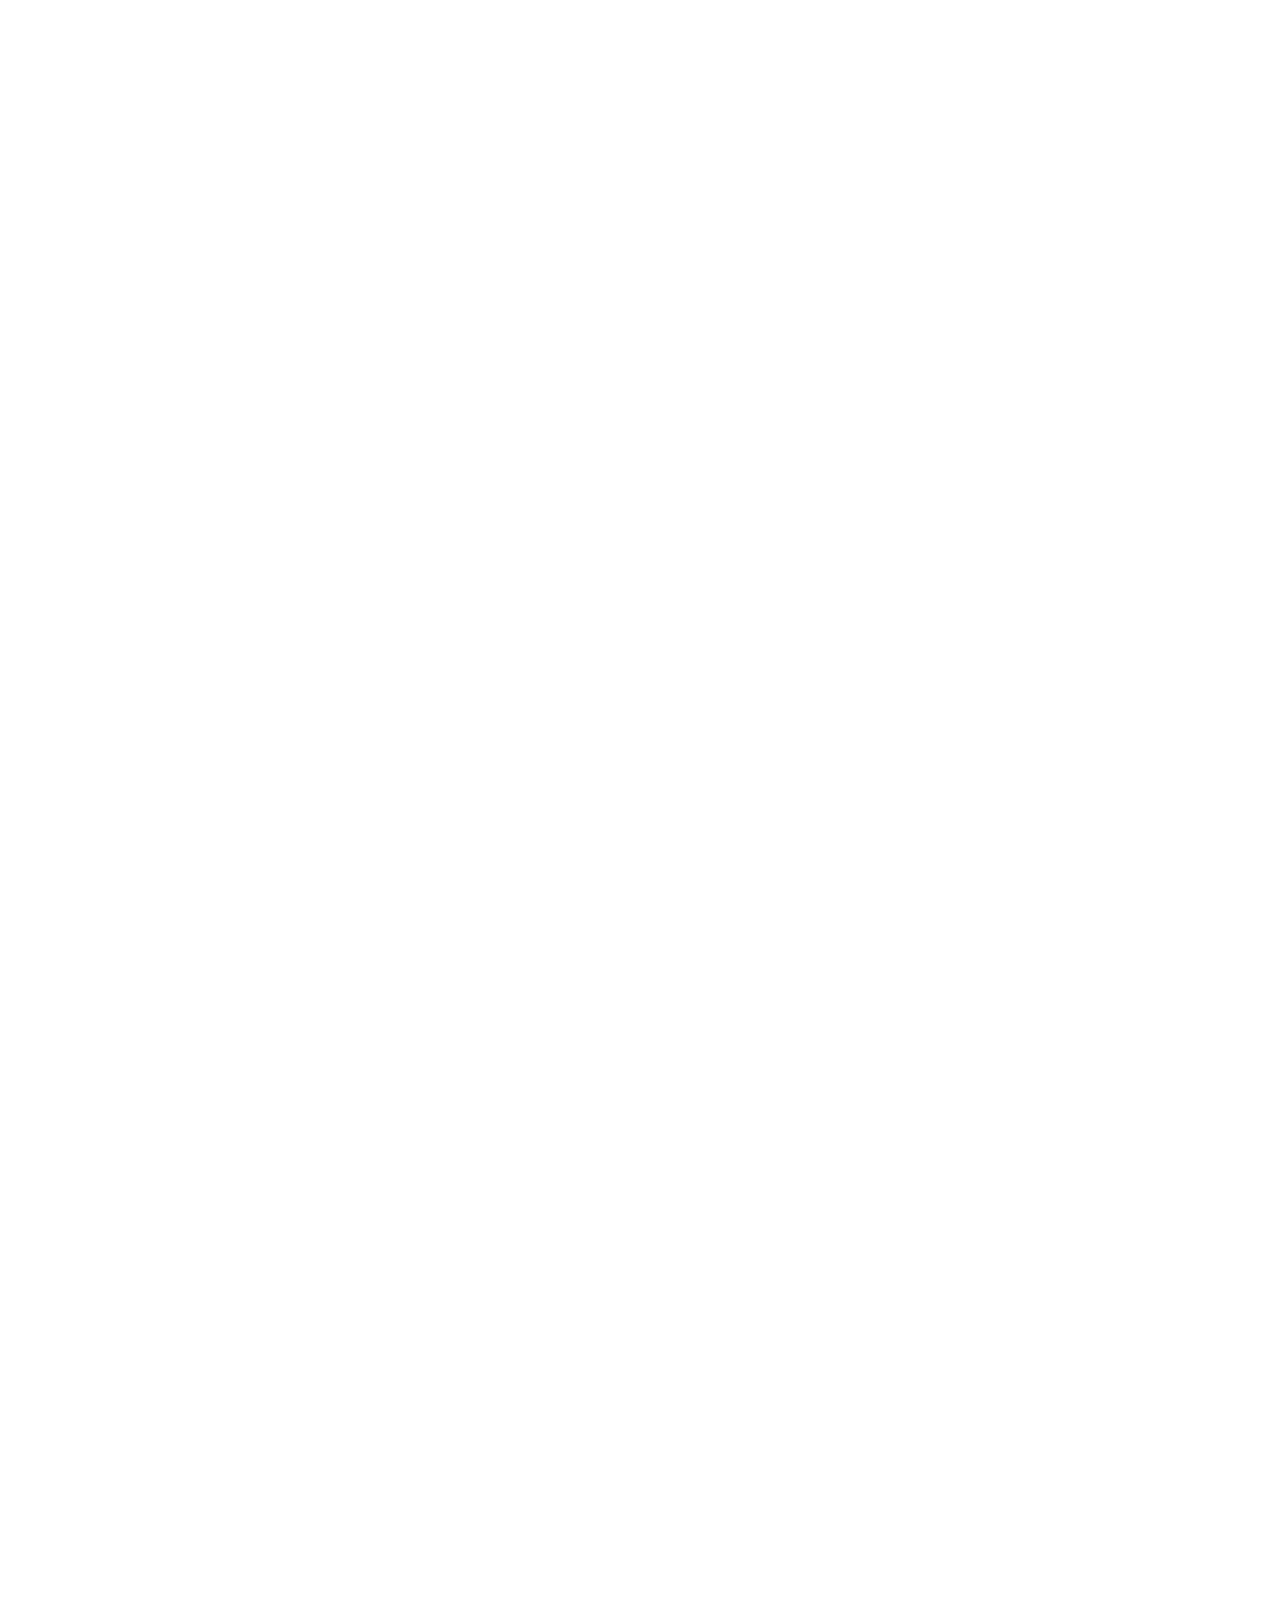
<file: scratchindex.html>
<!Doctype html>

<head>
  <title>KG Static Comp 3</title>
  <meta charset="utf-8" />
  <meta name="viewport" content="width=device-width, initial-scale=1" />
  <link href="normalize.css" rel="stylesheet" type="text/css" />
  <link href="main.css" rel="stylesheet" type="text/css" />
</head>

<body>
  <section id="wrapper">
    <aside>
      <section id="avatar-section">
        <figure>
          <img src="images/avatar.jpeg" id="avatar" alt="avatar image" />
          <figcaption>Lina Stina</figcaption>
        </figure>
      </section>
      <!--End Avatar Section-->

      <section id="aside-content-section">
        <section id="aside-section1" class="aside-category">
          <h4>Main</h4>
          <p class="aside-para"><img class="aside-icon" src="images/home.svg" alt="home icon">home</p>
          <p class="aside-para"><img class="aside-icon" src="images/jobs.svg" alt="jobs icon">jobs</p>
          <p class="aside-para"><img class="aside-icon" src="images/resume.svg" alt="resumes icon">resumes</p>
          <p class="aside-para"><img class="aside-icon" src="images/ice-blue-task.svg" alt="task icon">tasks</p>
          <p class="aside-para"><img class="aside-icon" src="images/ice-blue-calendar.svg" alt="calendar icon">calendar</p>
        </section>
        <section id="aside-section2" class="aside-category">
          <h4>Admin</h4>
          <p class="aside-para"><img class="aside-icon" src="images/users.svg" alt="user icon" align="bottom">users</p>
          <p class="aside-para"><img class="aside-icon" src="images/locations.svg" alt="location icon">locations</p>
          <p class="aside-para"><img class="aside-icon" src="images/workflow.svg" alt="workflow icon">workflows</p>
          <p class="aside-para"><img class="aside-icon" src="images/job-board.svg" alt="job board icon">job boards</p>
          <p class="aside-para"><img class="aside-icon aside-social" src="images/social.svg" alt="social icon">social</p>
        </section>
        <section id="aside-section3" class="aside-category">
          <h4>Categories</h4>
          <p class="aside-para"><img class="aside-icon" src="images/yellow-sq.svg" alt="yellow square">Administrative</p>
          <p class="aside-para"><img class="aside-icon" src="images/blue-sq.svg" alt="blue square">Design</p>
          <p class="aside-para"><img class="aside-icon" src="images/red-sq.svg" alt="red square">Executive</p>
          <p class="aside-para"><img class="aside-icon" src="images/green-sq.svg" alt="green square">Human resources</p>
        </section>
      </section>
      <!--End Aside Content Section-->
    </aside>
    <section id="collapsed-nav">
      <img src="images/list.svg" alt="list icon" class="collapsed-nav-icon" />
      <img src="images/phone.svg" alt="phone icon" class="collapsed-nav-icon" />
      <img src="images/calendar.svg" alt="calendar icon" class="collapsed-nav-icon" />
    </section>
    <!--End Collapsed Nav-->
    <main>
      <nav id="expanded-nav">
        <section class="all-expanded-nav-boxes exp-nav-box1"></section>
        <section class="all-expanded-nav-boxes exp-nav-box2">
          <input class="nav-input-field" type="text" placeholder="Search for a job task or resume"/>
        </section>
        <section class="all-expanded-nav-boxes exp-nav-box3"></section>
        <section class="all-expanded-nav-boxes exp-nav-box4"></section>
        <section class="all-expanded-nav-boxes exp-nav-box5"></section>
      </nav>
      <!--End Nav-->

      <section id="job-title-section">
        <section class="job-title-n-location">
          <h3>Customer Service Representative</h3>
          <p class="job-title-location-para"><img src="images/location0.svg" class="location-sm-icon sm-icon" />San Francisco, CA <img src="images/circle-gray.svg" class="x-sm-dot-icon" /> <span class="job-title-location-blue-txt">Preview this post</span></p>
          <section class="job-title-section-sub-nav clearfix">
            <button class="job-title-oblong-button"><img src="images/green-circle.svg" class="green-dot-icon">open</button>
            <button class="job-title-section-sub-nav-button"><img src="images/twoheads.svg" class="sm-icon job-title-sub-nav-icon"></button>
            <button class="job-title-section-sub-nav-button"><img src="images/pen.svg" class="sm-icon job-title-sub-nav-icon"></button>
            <button class="job-title-section-sub-nav-button"><img src="images/rocket.svg" class="sm-icon job-title-sub-nav-icon"></button>
          </section>
          <nav class="job-title-section-nav">
            <ul>
              <a>summary</a>
              <a>applicants</a>
              <a>job board</a>
              <a>interviews</a>
              <a>activity</a>
              <a>broadcasts</a>
              <a>notifications</a>
            </ul>
          </nav>
        </section>
      </section>
      <!--End Job Title Section-->

      <section id="graphs-section">
        <section id="circle-graph-and-txt">
          <section class="circle-graphs-section">
            <div class="circle-graphs circle-graph-1">
              <div class="circle-txt-group">3,154<span class="in-circle-sm-txt">applicants</span>
              </div>
            </div>
            <div class="circle-graphs circle-graph-2">
              <div class="circle-txt-group">1,546<span class="in-circle-sm-txt">interviews</span>
              </div>
            </div>
            <div class="circle-graphs circle-graph-3">
              <div class="circle-txt-group">912<span class="in-circle-sm-txt">forwards</span>
              </div>
            </div>
          </section>
          <section class="graph-btn">
            <button class="graph-btn-txt graph-txt"><span>totals</span> Out of 5,612</button>
          </section>
        </section>
        <section id="bar-graph-and-txt">
          <section class="bar-graph-section">
            <img src="images/bar-chart.png" class="bar-graph-img" />
          </section>
          <section class="graph-btn">
            <button class="graph-btn-txt graph-txt">applicants day</button>
          </section>
        </section>
      </section>

      <!--End Graphs-->

      <section id="resume-social-media-section">
        <section class="resume">
          <table>
            <thead>
              <tr>
                <th>job description</th>
                <th>edit</th>
              </tr>
            </thead>
            <tr>
              <th>position title</td>
              <td>Customer Service Representative</td>
            </tr>
            <tr>
              <th>location</td>
              <td>San Francisco, CA</td>
            </tr>
            <tr>
              <th>employment type</td>
              <td>Full-time</td>
            </tr>
            <tr>
              <th>experience</td>
              <td>Mid-level</td>
            </tr>
            <tr>
              <th>Status</td>
              <td>Open</td>
            </tr>
            <tr>
              <th>description</td>
              <td>Pastry wafer lollipop powder brownie dragée candy. Sweet icing cotton candy candy canes fruitcake jujubes. Chocolate cake icing carrot cake brownie topping gummi bears. Chupa chups icing marzipan.</td>
            </tr>
            <tr>
              <th>hiring lead</td>
              <td><img src="images/avatar.jpeg" alt="avatar image" class="round-avatar-icon"><span>Lina Stina </span></td>
            </tr>
            <tr>
              <th>approved salary</td>
              <td>$95,000</td>
            </tr>
          </table>
        </section>
        <section class="social-section">
          <article class="social social-media-links facebook">
            <p>Post to Facebook</p>
          </article>
          <article class="social social-media-links twitter">
            <p>Tweet this job</p>
          </article>
          <article class="social social-media-links linkedin">
            <p>Post to Linkedin</p>
          </article>
          <article class="social">
            <h4>Link to this Job</h4>
          </article>
          <article class="social">
            <h4>Use the Button Widget</h4>
          </article>
          <article class="social">
            <h4>Upload Resumes by Email</h4>
          </article>
        </section>
      </section>
      <!--End Resume & Social Media Section-->
      <footer>
        <img src="images/facebook.svg" alt="facebook icon" class="footer-icon" />
        <img src="images/twitter.svg" alt="twitter icon" class="footer-icon" />
        <img src="images/linkedin.svg" alt="linkedin icon" class="footer-icon" />
      </footer>
      <!--End footer-->
    </main>
    <!--End Main-->
  </section>
  <!--End Wrapper-->
</body>

</html>
</file>
<file: main.css>
/** GENERAL PAGE STYLING **/
  * {
    box-sizing: border-box;
  }

  body {
    display: flex;
    font-family: 'Roboto', sans-serif;
    margin: 0;
    min-height: 100%;
    padding: 0;
  }

/**STYLES TURNED OFF FOR MOBILE VIEW**/
  aside {
    background-color: #354052;
    display: none;
  }

  .job-title-section-sub-nav {
    display: none;
  }

  .hidden-nav-btns {
    display: none !important;
 }

/**STYLES**/

  #mobile-view-nav {
    display: block;
 }

  aside,
  figcaption {
    color: #b7c3d0;
  }

  #avatar-section,
  .aside-category-links {
    border-bottom: 1px inset #1a2b4d;
  }

  #avatar-link {
    padding-left: 3px;
  }

  figure {
    display: flex;
    align-items: center;
    flex-direction: column;
    padding: 10px 0;
  }

  .aside-category-links {
    padding: 13px 0;
  }

  .aside-category-links ul {
    list-style-type: none;
    margin: 0;
    padding: 0;
    width: 200px;
  }

  .aside-category-links li {
    display: block;
    padding: 8px 16px;
    text-decoration: none;
  }

  .aside-category-links li:hover  {
    background-color: #42526c;
    border-left: 3px solid #0bb5ff;
 }

  .aside-category-links a {
    color: #b7c3d0;
    padding-left: 10px;
    text-decoration: none;
  }

  .aside-reg-caps:hover,
  .aside-link:hover {
    color: #fff;
  }

  /**FONT STYLING**/

  h1 {
    font-size: 22px;
    font-weight: 400;
    margin: 0;
  }

  h2,
  .in-circle-sm-txt {
    font-weight: 400;
    margin: 5px;
  }

  h3 {
    color: #6b6b6b;
  }

  figcaption {
    font-size: 80%;
    padding-top: 10px;
    text-align: center;
  }

  .aside-link,
  .graph-btn-txt,
  thead,
  th,
  .in-circle-sm-txt,
  .resume-edit-btn {
    font-variant: small-caps;
  }

  .aside-reg-caps {
    font-size: 80%;
  }

  .aside-category-links h4 {
    font-size: 70%;
    padding-left: 25px;
  }

  .in-circle-sm-txt {
    display: block;
  }

  /** MAIN SECTION **/
  main {
    min-height: 100%;
    width: 100%;
  }

  #primary-nav {
    display: flex;
    width: 100%;
    border-bottom: 1px inset #d7e4ea;
    flex-wrap: wrap;
 }

  .all-primary-nav-boxes {
    border-right: 1px solid #d7e4ea;
  }

  .all-primary-nav-boxes:hover .svg-hover,
  .all-four-job-title-nav-btns:hover .svg-hover {
    fill: #fff;
 }

  .all-primary-nav-boxes:hover,
  .primary-nav-box3 {
    background-color: #0bb5ff;
  }

  .primary-nav-box1,
  .primary-nav-box3,
  .primary-nav-box4,
  .primary-nav-box5 {
    max-height: 60px;
    max-width: 60px;
    min-height: 45px;
    min-width: 45px;
  }

  .primary-nav-box2 {
    flex: 2;
    min-width: 10%;
  }

  .nav-input-field {
    border-style: none;
    width: 100%;
    height: 100%;
    padding-left: 32px;
    position: relative;
  }

  input[type='text'] {
   background-image: url(images/search.svg);
   background-position: left;
   background-size: 20px 20px;
   background-repeat: no-repeat;
   margin-left: 5px;
  }

  input[type='text'].nav-input-field::-webkit-input-placeholder {
    color: #c8cfd6;
  }


  /** JOB TITLE SECTION **/

  #job-title-section {
    display: flex;
    flex-flow: row wrap;
    width: 100%;
  }

  #job-title-section,
  #resume-social-media-section {
    border-bottom: 1px inset #d7e4ea;
  }

  .job-title-header-section {
    display: flex;
    align-items: center;
    flex-wrap: wrap;
    justify-content: space-between;
    margin: 30px auto;
    width: 93%;
   }

  .job-title-location-para {
    font-size: 12px;
    margin: 5px 0 0;
   }

  .job-title-location-blue-txt {
    color: #63d1f4;
    text-decoration: none;
   }

  .job-title-location-blue-txt:hover {
    text-decoration: underline;
   }

  /** Job Title Sub Nav Section **/

  .job-title-oblong-btn,
  .job-title-section-sub-nav-btn {
    background-color: #fff;
    border-style: solid;
    margin: 0 10px;
   }

  .job-title-oblong-btn:hover,
  .job-title-section-sub-nav-btn:hover {
    background-color: #a9aaab;
    color: #fff;
  }

  .job-title-oblong-btn {
    border-radius: 25px;
    padding: 7px;
    width: 82px;
  }

  .job-title-section-sub-nav-btn {
    border-radius: 50%;
    height: 35px;
    width: 35px;
  }

  .job-title-section-sub-nav-btn svg {
    margin-top: 5px;
  }

  /** JOB TITLE SECTION BOTTOM NAV **/

  .job-title-section-bottom-nav {
    margin: 0 auto;
    width: 93%;
  }

  .job-title-section-bottom-nav a {
    color: #8c8c8c;
    border-bottom: 4px solid #fff;
    display: inline-block;
    margin-right: 45px;
    padding: 0 0 15px;
  }

  .job-title-section-bottom-nav a:hover {
    border-bottom: 4px solid #007fff;
    color: #3d3d3d;
  }

  /** DIVIDER IN MIDDLE OF PAGE **/

  .bottom-line-with-image-divider,
  .divider {
    text-align: center;
    width: 100%;
   }

  .divider {
    margin: 0;
    padding: 0;
   }

  .divider:before,
  .divider:after {
    background-color: #ababab;
    content: ' ';
    display: inline-block;
    height: 2px;
    margin: 0 0 3px 0;
    text-shadow: none;
    width: 45%;
  }

  /** GRAPH SECTION **/

  .bottom-line-with-image-divider,
  #graphs-section,
  #resume-social-media-section {
    background-color: #e0eeee;
   }

  .graph-btn {
    text-align: center;
   }

  .graph-btn-txt {
    background-color: #fff;
    border-color: #d7e4ea;
    border-radius: 25px;
    border-style: solid;
    font-size: 85%;
    height: 25px;
    margin: 0 auto 50px auto;
    text-align: center;
  }

  .graph-btn-txt:hover {
    background-color: #a9aaab;
    color: #fff;
  }

  #circle-graph-and-txt {
    width: auto;
  }

  .circle-graphs-section {
    display: flex;
    margin-left: 30px;
    padding: 50px 0;
    width: 90%;
  }

  .circle-graphs {
    border: 10px solid black;
    border-radius: 50%;
    display: inline-block;
    font-size: 22px;
    height: 150px;
    line-height: 22px;
    margin: 10px;
    text-align: center;
    width: 150px;
  }

  .circle-graph-1 {
    border-color: #4eb8bf #4eb8bf #d7e4ea #4eb8bf;
  }

  .circle-graph-2 {
    border-color: #d7e4ea #d7e4ea #4e74c7 #4e74c7;
  }

  .circle-graph-3 {
    border-color: #d7e4ea #d7e4ea #813a8e #d7e4ea;
  }

  .circle-txt-group {
    margin-top: 45px;
  }

  .bar-graph-section {
    display: flex;
    margin: 55px -6px 50px 38px;
  }

  .circle-graphs,
  .social-widget {
    color: dimgrey;
  }

  /** RESUME SECTION **/

  table {
    background-color: #fff;
    border-collapse: collapse;
    margin: 40px;
    padding: 10px;
  }

  th {
    color: #789;
    min-width: 170px;
    text-align: left;
  }

  thead,
  th,
  .resume-edit-btn {
    font-size: 20px;
    font-weight: 700px;
  }

  thead,
  .th-font {
    color: #fff;
  }

  thead {
    background-color: #789;
    height: 44px;
  }

  tr {
    display: flex;
    margin: 0 auto;
    padding: 31px 0;
    width: 90%;
  }

  tr:not(:last-child) {
    border-bottom: 1px solid #d3d3d3;
  }

  .resume-edit-btn {
    background-color: #929fad;
    border-radius: 5px;
    border-style: none;
    color: #fff;
    height: 30px;
    margin-top: -5px;
    vertical-align: top;
    width: 70px;
  }

  .resume-edit-btn:hover {
    border: 2px solid #789;
  }

  .resume-pencil-icon {
    margin-right: 4px;
  }

  #social-section {
    display: flex;
    flex-direction: column;
    margin: 40px auto;
    max-width: 90%;
  }

  .social-media-btn,
  .social-widget-input {
    height: 51px;
    width: 100%;
  }

  .social-media-btn,
  .input-copy-btn {
    border-style: none;
  }

  .social-media-btn {
    background-position: 20px 50%;
    background-repeat: no-repeat;
    background-size: 25px;
    color: #fff;
    margin-bottom: 15px;
  }

  .facebook {
    background-color: #3b5998;
    background-image: url(images/facebook.svg);
  }

  .twitter {
    background-color: #28a4e8;
    background-image: url(images/twitter.svg);
  }

  .linkedin {
    background-color: #0077b5;
    background-image: url(images/linkedin.svg);
  }

  .social-media-btn:hover {
    border: 4px solid #e0eeee;
  }

  #social-widget-section {
    width: 100%;
  }

  .widget-input-btn-div {
    display: flex;
    margin-bottom: 30px;
  }

  .social-widget-input {
    font-size: 80%;
    overflow: hidden;
    padding-left: 15px;
    text-align: center;
    text-overflow: ellipsis;
    white-space: nowrap;
    width: 100%;
  }

  .social-widget {
    padding: 7px;
    text-align: left;
    width: 100%;
  }

  .social-widget p {
    font-size: 80%;
    line-height: 1.8;
  }

  .social-widget:not(:last-child) {
    border-bottom: 1px solid #d3d3d3;
  }

  .social-widget-last-child-input {
    text-align: left;
    width: 100%;
  }

  .input-copy-btn {
    background-color: #2faa96;
    color: #fff;
    height: 48px;
    margin-top: 1px;
    width: 25%;
  }

  .input-copy-btn:hover {
    border: 1px solid #e0eeee;
  }

  /** IMAGES AND ICONS **/

  .lg-avatar {
    border-radius: 50%;
    height: 100px;
    width: 100px;
  }

  .sm-avatar {
    border-radius: 50%;
    height: 55px;
    width: 55px;
  }

  .all-aside-icons {
    height: 12px;
    margin-right: 8px;
    vertical-align: middle;
    width: 12px;
  }

  .all-primary-nav-boxes svg {
    display: block;
    margin: 10px auto;
  }

  .primary-nav-box1 svg {
    display: inline;
    margin: 10px 0px 10px;
  }

  .blue-arrow-indicating-more {
    height: 8px;
    margin:17px -3px 17px 6px;
    transform: scaleX(-1);
    width: 8px;
  }

  .mobile-nav-btn {
    height: 40px;
    width: 40px;
  }

  .mobile-nav-btn:hover {
    border: 2px solid #fff;
  }

  .bar-graph-img {
    height: 165px;
    min-width: 350px;
    width: 90%;
  }

  .x-sm-dot-icon {
    height: 3px;
    margin: auto 3px 2px 3px;
    width: 3px;
  }

  .x-sm-icon {
    height: 10px;
    width: 10px;
  }

  .sm-icon {
    height: 14px;
    vertical-align: middle;
    width: 14px;
  }

  .location-sm-icon {
    margin-right: 4px;
  }

  .search-img,
  .divider-icon {
    height: 20px;
    width: 20px;
  }

  .divider-icon {
    vertical-align: middle;
  }

  .green-dot-icon {
    height: 8px;
    margin-right: 5px;
    width: 8px;
  }

  .social-media-icon {
    height: 30px;
    width: 30px;
  }

  .social-widget-icon-img {
    height: 13px;
    margin-right: 3px;
    width: 13px;
  }

/**MEDIA QUERIES**/

@media screen and (max-width: 500px) {
  .circle-graphs-section {
    align-items: center;
    flex-direction: column;
  }

  .divider:before,
  .divider:after {
    width: 42%;
  }
}


@media screen and (max-width: 652px) {
  .all-primary-nav-boxes svg {
    margin-top: 10px;
  }

  input[type='text'].nav-input-field::-webkit-input-placeholder {
    font-size: 70%;
  }

  #mobile-view-nav {
    display: flex;
    height: 50px;
    justify-content: space-around;
    margin: 10px auto;
    padding: 10px;
    width: 450px;
  }

  .job-title-header-section {
    justify-content: space-around;
    margin: auto;
    padding-top: 20px;
  }

  .bar-graph-section {
    justify-content: center;
    margin: 0px auto 50px auto;
  }

  table {
    margin: 0 auto;
    width: 90%;
  }

  .social-widget-input {
    width: 106%;
  }
}

@media screen and (min-width: 652px) {
  #mobile-view-nav {
    display: none;
  }

  .nav1,
  .nav2,
  .nav3,
  .nav4,
  .nav-more {
    display: inline-block !important;
  }

  .job-title-section-bottom-nav {
    justify-content: space-around;
    margin: auto;
    padding-top: 10px;
  }
}

@media screen and (min-width: 725px) {
  .nav5 {
    display: inline-block !important;
  }

  .job-title-section-bottom-nav {
    font-size: 90%;
  }
}

@media screen and (min-width: 750px) {

  .nav5 {
    display: none !important;
  }

  #graphs-section,
  #resume-social-media-section {
    display: flex;
    align-items: center;
    justify-content: space-around;
  }

  #social-section {
    margin: 40px 40px 0 0;
  }
}

@media screen and (min-width: 865px) {

  .nav5 {
    display: inline-block !important;
  }

}

@media screen and (min-width: 900px) {


  .job-title-section-sub-nav {
    display: inline-block;
  }
}

@media screen and (min-width: 975px) {
  .nav6 {
    display: inline-block !important;
  }

}

@media screen and (min-width: 1150px) {
  aside {
    display: block;
  }

  .nav7 {
    display: inline-block !important;
  }

  .nav-more {
    display: none !important;
  }
}
</file>
